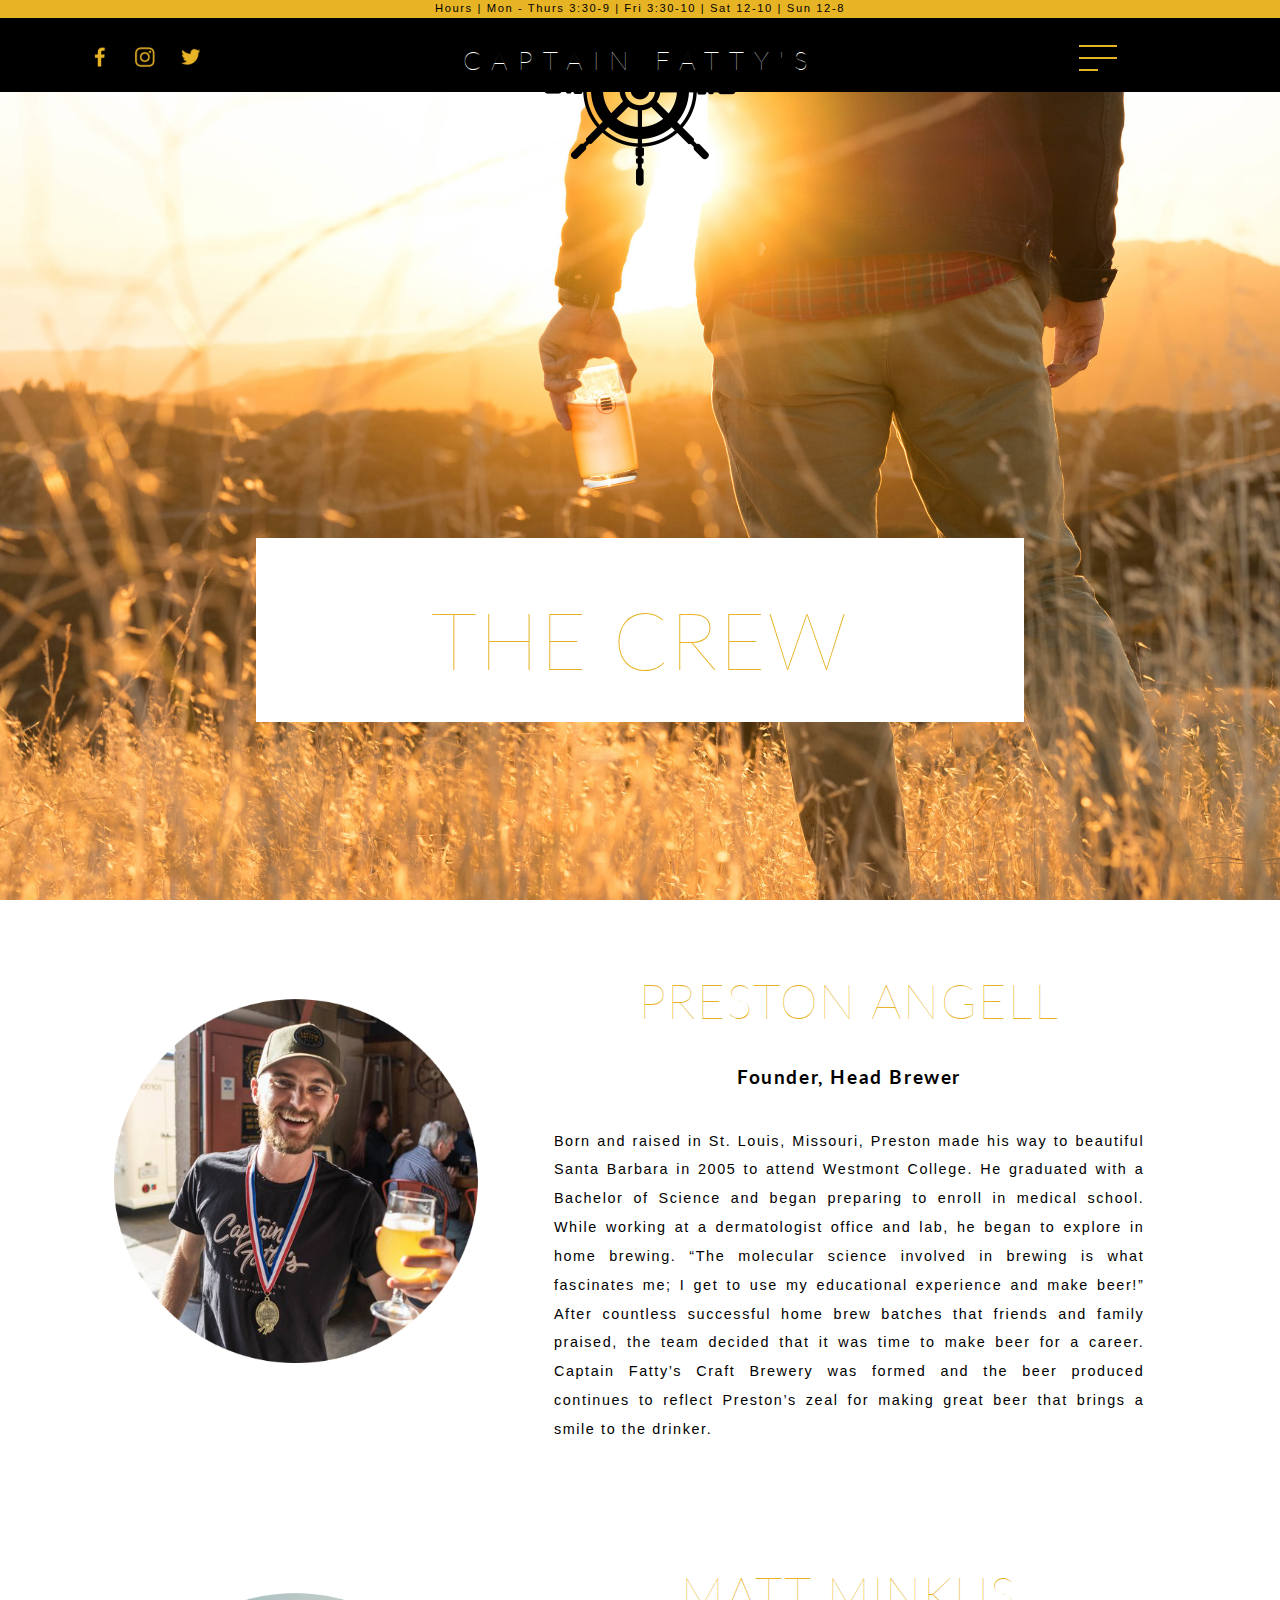
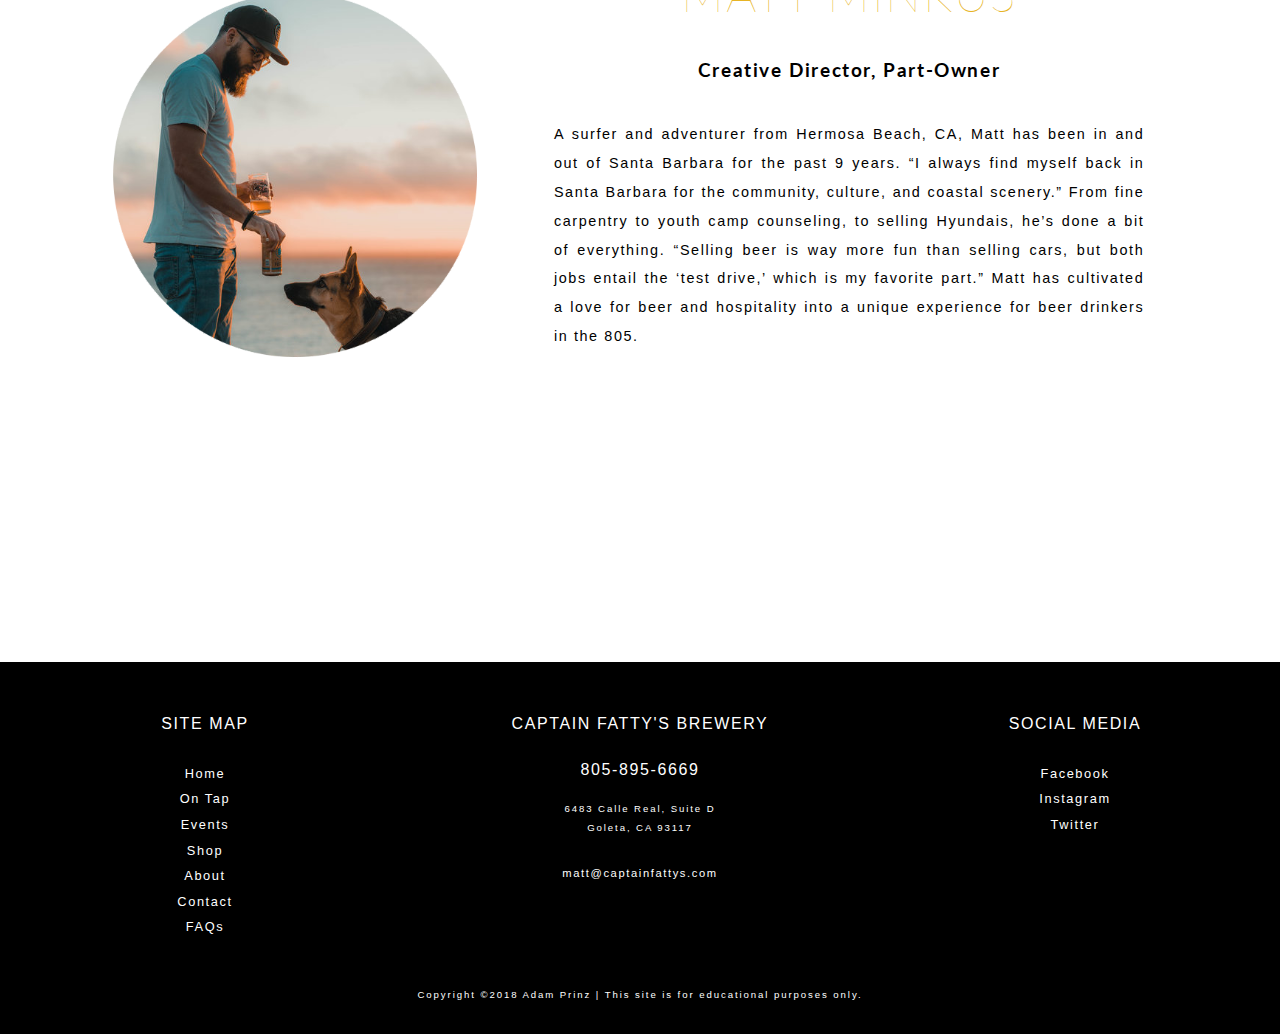
<file: about.html>
<!DOCTYPE html>
<html lang="en">
    <head>
        <title>Captain Fatty's Brewery | About</title>
        <meta charset="utf-8">
        <meta name="description" content="Meet the captain and crew of Captain Fatty’s. Preston Angell is the proud founder and head brewer aboard along with Matt Minkus, part owner and creative director. Come on over and meet the rest of family.">
        <meta name="keywords" content="Captain Fatty's, Brewery, Santa Barbara, Goleta, California, Craft Beer, About, Captain, Crew, Founder, Brewer, Preston Angell, co-founder, Matt Minkus">
        <meta name="viewport" content="width=device-width, initial-scale=1.0">
        <link rel="stylesheet" href="styles.css">
        <!--[if lt IE 9]> 
        <script src="http://html5shim.googlecode.com/svn/trunk/html5.js"></script> 
        <![endif]-->
    </head>
    <body>
        <div id="wrapper">
            <div id="hours">
                Hours | Mon - Thurs 3:30-9 | Fri 3:30-10 | Sat 12-10 | Sun 12-8
            </div>
            <header>
                <h1><a href="index.html#">Captain Fatty's</a></h1>
                <h2 class="accessibility">Craft Brewery</h2>
                <nav>
                    <h2 class="accessibility">Navigation</h2>
                    <div id="menu-btn">
                        <span class="hamburgerMenu"></span>
                        <span class="hamburgerMenu"></span>
                        <span class="hamburgerMenu"></span>
                    </div>
                    <ul>
                        <li><a href="index.html">Home</a></li>
                        <li><a href="ontap.html">On Tap</a></li>
                        <li><a href="events.html">Events</a></li>
                        <li><a href="shop.html">Shop</a></li>
                        <li><a href="about.html">About</a></li>
                        <li><a href="contact.html">Contact</a></li>
                        <li><a href="faqs.html">FAQs</a></li>
                        <li class="socialmedia mobileonly"><a href="https://www.facebook.com/captainfattysbeer/" target="_blank"><img class="icon" src="Assets/facebook.png" alt="Follow Captain Fatty's on Facebook"></a></li>
                        <li class="mobileonly"><a href="https://www.instagram.com/captainfattys/" target="_blank"><img class="icon" src="Assets/instagram.png" alt="Follow Captain Fatty's on Instagram"></a></li>
                        <li class="mobileonly"><a href="https://twitter.com/CaptainFattys" target="_blank"><img class="icon" src="Assets/twitter.png" alt="Follow Captain Fatty's on Twitter"></a></li>
                    </ul>
                </nav>
                <div id="socialmedia">
                    <a href="https://www.facebook.com/captainfattysbeer/" target="_blank"><img class="icon" src="Assets/facebook.png" alt="Follow Captain Fatty's on Facebook"></a>
                    <a href="https://www.instagram.com/captainfattys/" target="_blank"><img class="icon" src="Assets/instagram.png" alt="Follow Captain Fatty's on Instagram"></a>
                    <a href="https://twitter.com/CaptainFattys" target="_blank"><img class="icon" src="Assets/twitter.png" alt="Follow Captain Fatty's on Twitter"></a>
                </div>
                <script src="scripts.js"></script>
            </header>
            <img id="wheel" src="Assets/wheel.png" alt="The captain's wheel of a ship">
            <main>
                <section id="about">
                    <h2>The&nbsp;Crew</h2>
                </section>
                <section class="crew">
                    <img src="Assets/thecaptaincircle.png" alt="Preston Angell the founder of Captain Fatty's after winning his first Beer Open">
                    <div>
                        <h2>Preston Angell</h2>
                        <h3>Founder, Head Brewer</h3>
                        <p>Born and raised in St. Louis, Missouri, Preston made his way to beautiful Santa Barbara in 2005 to attend Westmont College.  He graduated with a Bachelor of Science and began preparing to enroll in medical school.  While working at a dermatologist office and lab, he began to explore in home brewing.  “The molecular science involved in brewing is what fascinates me; I get to use my educational experience and make beer!” After countless successful home brew batches that friends and family praised, the team decided that it was time to make beer for a career.  Captain Fatty’s Craft Brewery was formed and the beer produced continues to reflect Preston’s zeal for making great beer that brings a smile to the drinker.</p>
                    </div>
                </section>
                <section class="crew">
                    <img src="Assets/thecrewcircle.png" alt="Matt Minkus the co-founder of Captain Fatty's on the beach with his dog">
                    <div>
                        <h2>Matt Minkus</h2>
                        <h3>Creative Director, Part-Owner</h3>
                        <p>A surfer and adventurer from Hermosa Beach, CA, Matt has been in and out of Santa Barbara for the past 9 years.  “I always find myself back in Santa Barbara for the community, culture, and coastal scenery.”  From fine carpentry to youth camp counseling, to selling Hyundais, he’s done a bit of everything. “Selling beer is way more fun than selling cars, but both jobs entail the ‘test drive,’ which is my favorite part.”  Matt has cultivated a love for beer and hospitality into a unique experience for beer drinkers in the 805. </p>
                    </div>
                </section>
            </main>
            <footer>
                <div id="sitemap">
                    <h2>Site Map</h2>
                    <ul>
                        <li><a href="index.html">Home</a></li>
                        <li><a href="ontap.html">On Tap</a></li>
                        <li><a href="events.html">Events</a></li>
                        <li><a href="shop.html">Shop</a></li>
                        <li><a href="about.html">About</a></li>
                        <li><a href="contact.html">Contact</a></li>
                        <li><a href="faqs.html">FAQs</a></li>
                    </ul>
                </div>
                <div id="contact">
                    <h2>CAPTAIN FATTY'S Brewery</h2>
                    <a class="tel" href="tel:805-895-6669">805-895-6669</a>
                    <p>6483 Calle Real, Suite D</p>
                    <p>Goleta, CA 93117</p>
                    <a class="mail" href="mailto:matt@captainfattys.com">matt@captainfattys.com</a>
                </div>
                <div id="socialmedia2">
                    <h2>Social Media</h2>
                    <ul>
                        <li><a href="https://www.facebook.com/captainfattysbeer/" target="_blank">Facebook</a></li>
                        <li><a href="https://www.instagram.com/captainfattys/" target="_blank">Instagram</a></li>
                        <li><a href="https://twitter.com/CaptainFattys" target="_blank">Twitter</a></li>
                    </ul>
                </div>
                <p id="copyright">Copyright &copy;2018 Adam Prinz | This site is for educational purposes only.</p>
            </footer>
        </div>
    </body>
</html>
</file>
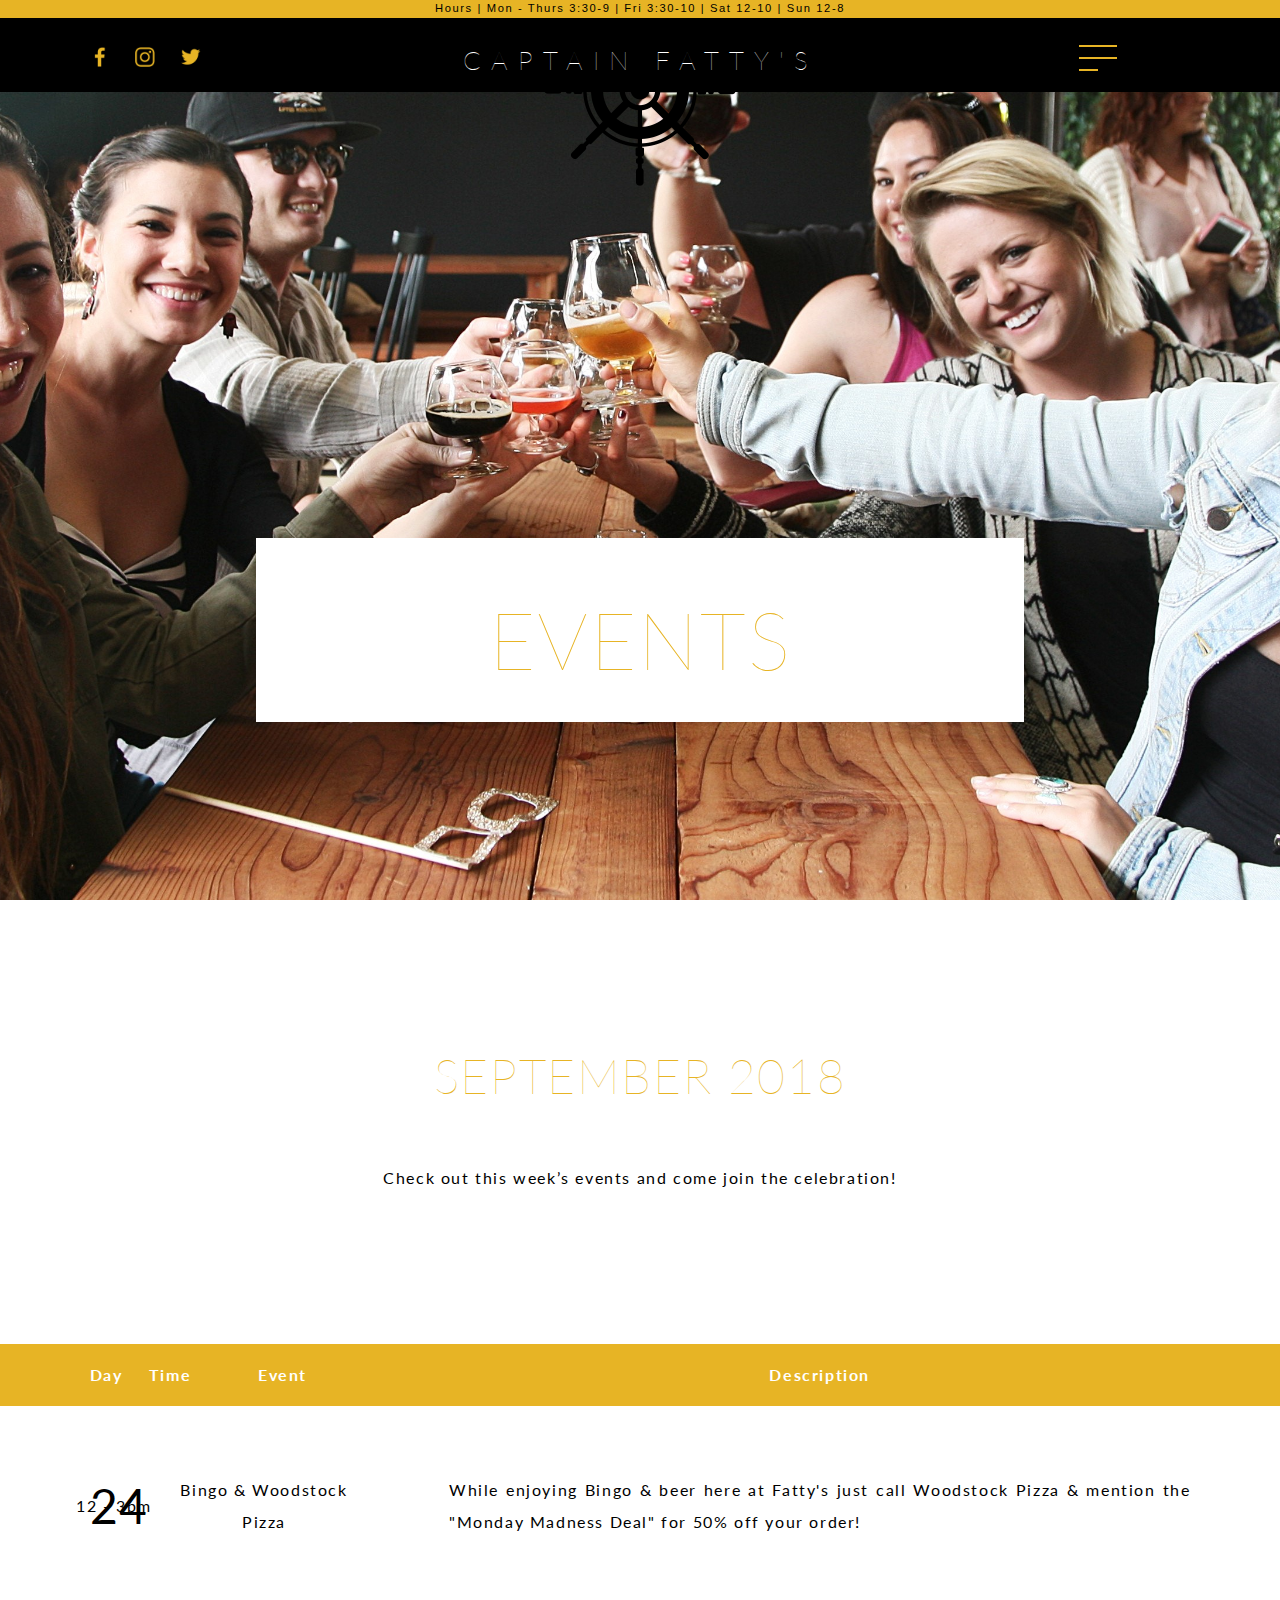
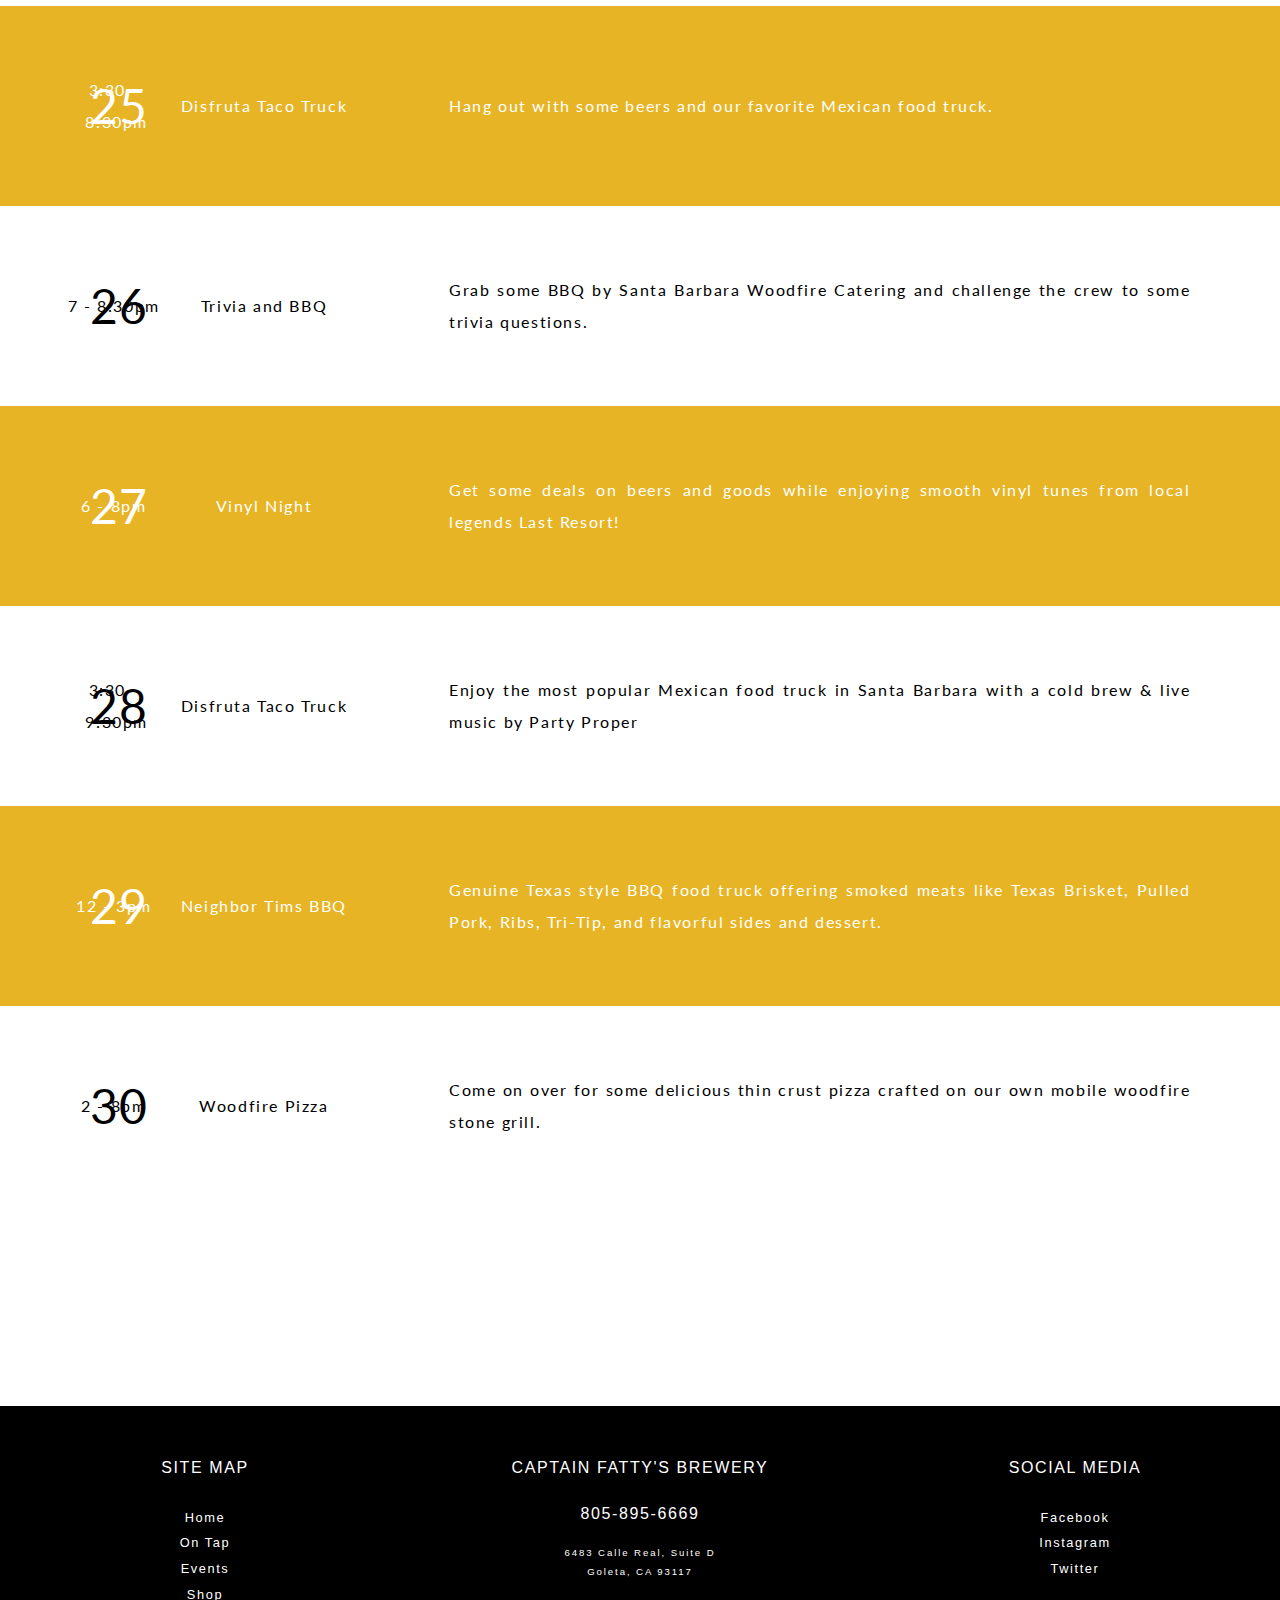
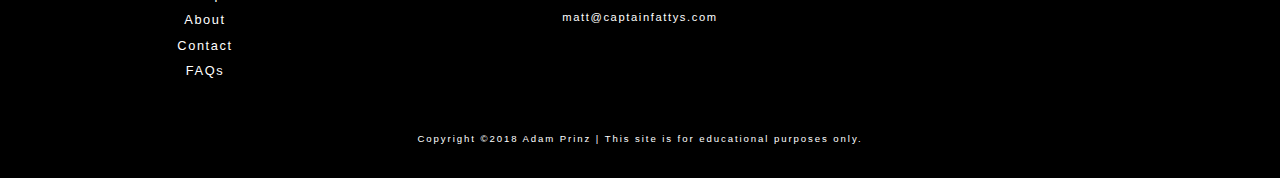
<file: events.html>
<!DOCTYPE html>
<html lang="en">
    <head>
        <title>Captain Fatty's Brewery | Events</title>
        <meta charset="utf-8">
        <meta name="description" content="Check out Captain Fatty’s events to prepare for food trucks, live music, trivia night, and more! We update our schedule every Sunday.">
        <meta name="keywords" content="Captain Fatty's, Brewery, Santa Barbara, Goleta, California, Craft Beer, Events, Food, Food Truck, Live Music, Bingo, Trivia, Woodfired, Pizza, Discount">
        <meta name="viewport" content="width=device-width, initial-scale=1.0">
        <link rel="stylesheet" href="styles.css">
        <!--[if lt IE 9]> 
        <script src="http://html5shim.googlecode.com/svn/trunk/html5.js"></script> 
        <![endif]-->
    </head>
    <body>
        <div id="wrapper">
            <div id="hours">
                Hours | Mon - Thurs 3:30-9 | Fri 3:30-10 | Sat 12-10 | Sun 12-8
            </div>
            <header>
                <h1><a href="index.html#">Captain Fatty's</a></h1>
                <h2 class="accessibility">Craft Brewery</h2>
                <nav>
                    <h2 class="accessibility">Navigation</h2>
                    <div id="menu-btn">
                        <span class="hamburgerMenu"></span>
                        <span class="hamburgerMenu"></span>
                        <span class="hamburgerMenu"></span>
                    </div>
                    <ul>
                        <li><a href="index.html">Home</a></li>
                        <li><a href="ontap.html">On Tap</a></li>
                        <li><a href="events.html">Events</a></li>
                        <li><a href="shop.html">Shop</a></li>
                        <li><a href="about.html">About</a></li>
                        <li><a href="contact.html">Contact</a></li>
                        <li><a href="faqs.html">FAQs</a></li>
                        <li class="socialmedia mobileonly"><a href="https://www.facebook.com/captainfattysbeer/" target="_blank"><img class="icon" src="Assets/facebook.png" alt="Follow Captain Fatty's on Facebook"></a></li>
                        <li class="mobileonly"><a href="https://www.instagram.com/captainfattys/" target="_blank"><img class="icon" src="Assets/instagram.png" alt="Follow Captain Fatty's on Instagram"></a></li>
                        <li class="mobileonly"><a href="https://twitter.com/CaptainFattys" target="_blank"><img class="icon" src="Assets/twitter.png" alt="Follow Captain Fatty's on Twitter"></a></li>
                    </ul>
                </nav>
                <div id="socialmedia">
                    <a href="https://www.facebook.com/captainfattysbeer/" target="_blank"><img class="icon" src="Assets/facebook.png" alt="Follow Captain Fatty's on Facebook"></a>
                    <a href="https://www.instagram.com/captainfattys/" target="_blank"><img class="icon" src="Assets/instagram.png" alt="Follow Captain Fatty's on Instagram"></a>
                    <a href="https://twitter.com/CaptainFattys" target="_blank"><img class="icon" src="Assets/twitter.png" alt="Follow Captain Fatty's on Twitter"></a>
                </div>
                <script src="scripts.js"></script>
            </header>
            <img id="wheel" src="Assets/wheel.png" alt="The captain's wheel of a ship">
            <main>
                <section id="events">
                    <h2>Events</h2>
                </section>
                <section id="calendar">
                    <h2>September 2018</h2>
                    <p>Check out this week’s events and come join the celebration!</p>
                    <table>
                        <thead>
                            <tr>
                                <th id="Day">Day</th>
                                <th id="Time">Time</th>
                                <th id="Event">Event</th>
                                <th id="Description">Description</th>
                            </tr>
                        </thead>
                        <tbody>
                            <tr>
                                <td headers="Day" class="day">24</td>
                                <td headers="Time">12&nbsp;-&nbsp;3pm</td>
                                <td headers="Event">Bingo & Woodstock Pizza </td>
                                <td headers="Description" class="description">While enjoying Bingo & beer here at Fatty's just call Woodstock Pizza & mention the "Monday Madness Deal" for 50% off your order!</td>
                            </tr>
                            <tr>
                                <td headers="Day" class="day">25</td>
                                <td headers="Time">3:30&nbsp;-&nbsp;8:30pm</td>
                                <td headers="Event">Disfruta Taco Truck</td>
                                <td headers="Description" class="description">Hang out with some beers and our favorite Mexican food truck.</td>
                            </tr>
                            <tr>
                                <td headers="Day" class="day">26</td>
                                <td headers="Time">7&nbsp;-&nbsp;8:30pm</td>
                                <td headers="Event">Trivia and BBQ</td>
                                <td headers="Description" class="description">Grab some BBQ by Santa Barbara Woodfire Catering and challenge the crew to some trivia questions.</td>
                            </tr>
                            <tr>
                                <td headers="Day" class="day">27</td>
                                <td headers="Time">6&nbsp;-&nbsp;8pm</td>
                                <td headers="Event">Vinyl Night</td>
                                <td headers="Description" class="description">Get some deals on beers and goods while enjoying smooth vinyl tunes from local legends Last Resort!</td>
                            </tr>
                            <tr>
                                <td headers="Day" class="day">28</td>
                                <td headers="Time">3:30&nbsp;-&nbsp;9:30pm</td>
                                <td headers="Event">Disfruta Taco Truck</td>
                                <td headers="Description" class="description">Enjoy the most popular Mexican food truck in Santa Barbara with a cold brew & live music by Party Proper</td>
                            </tr>
                            <tr>
                                <td headers="Day" class="day">29</td>
                                <td headers="Time">12&nbsp;-&nbsp;3pm</td>
                                <td headers="Event">Neighbor Tims BBQ</td>
                                <td headers="Description" class="description">Genuine Texas style BBQ food truck offering smoked meats like Texas Brisket, Pulled Pork, Ribs, Tri-Tip, and flavorful sides and dessert.</td>
                            </tr>
                            <tr>
                                <td headers="Day" class="day">30</td>
                                <td headers="Time">2&nbsp;-&nbsp;8pm</td>
                                <td headers="Event">Woodfire Pizza</td>
                                <td headers="Description" class="description">Come on over for some delicious thin crust pizza crafted on our own mobile woodfire stone grill.</td>
                            </tr>
                        </tbody>
                    </table>
                </section>
            </main>
            <footer>
                <div id="sitemap">
                    <h2>Site Map</h2>
                    <ul>
                        <li><a href="index.html">Home</a></li>
                        <li><a href="ontap.html">On Tap</a></li>
                        <li><a href="events.html">Events</a></li>
                        <li><a href="shop.html">Shop</a></li>
                        <li><a href="about.html">About</a></li>
                        <li><a href="contact.html">Contact</a></li>
                        <li><a href="faqs.html">FAQs</a></li>
                    </ul>
                </div>
                <div id="contact">
                    <h2>CAPTAIN FATTY'S Brewery</h2>
                    <a class="tel" href="tel:805-895-6669">805-895-6669</a>
                    <p>6483 Calle Real, Suite D</p>
                    <p>Goleta, CA 93117</p>
                    <a class="mail" href="mailto:matt@captainfattys.com">matt@captainfattys.com</a>
                </div>
                <div id="socialmedia2">
                    <h2>Social Media</h2>
                    <ul>
                        <li><a href="https://www.facebook.com/captainfattysbeer/" target="_blank">Facebook</a></li>
                        <li><a href="https://www.instagram.com/captainfattys/" target="_blank">Instagram</a></li>
                        <li><a href="https://twitter.com/CaptainFattys" target="_blank">Twitter</a></li>
                    </ul>
                </div>
                <p id="copyright">Copyright &copy;2018 Adam Prinz | This site is for educational purposes only.</p>
            </footer>
        </div>
    </body>
</html>
</file>
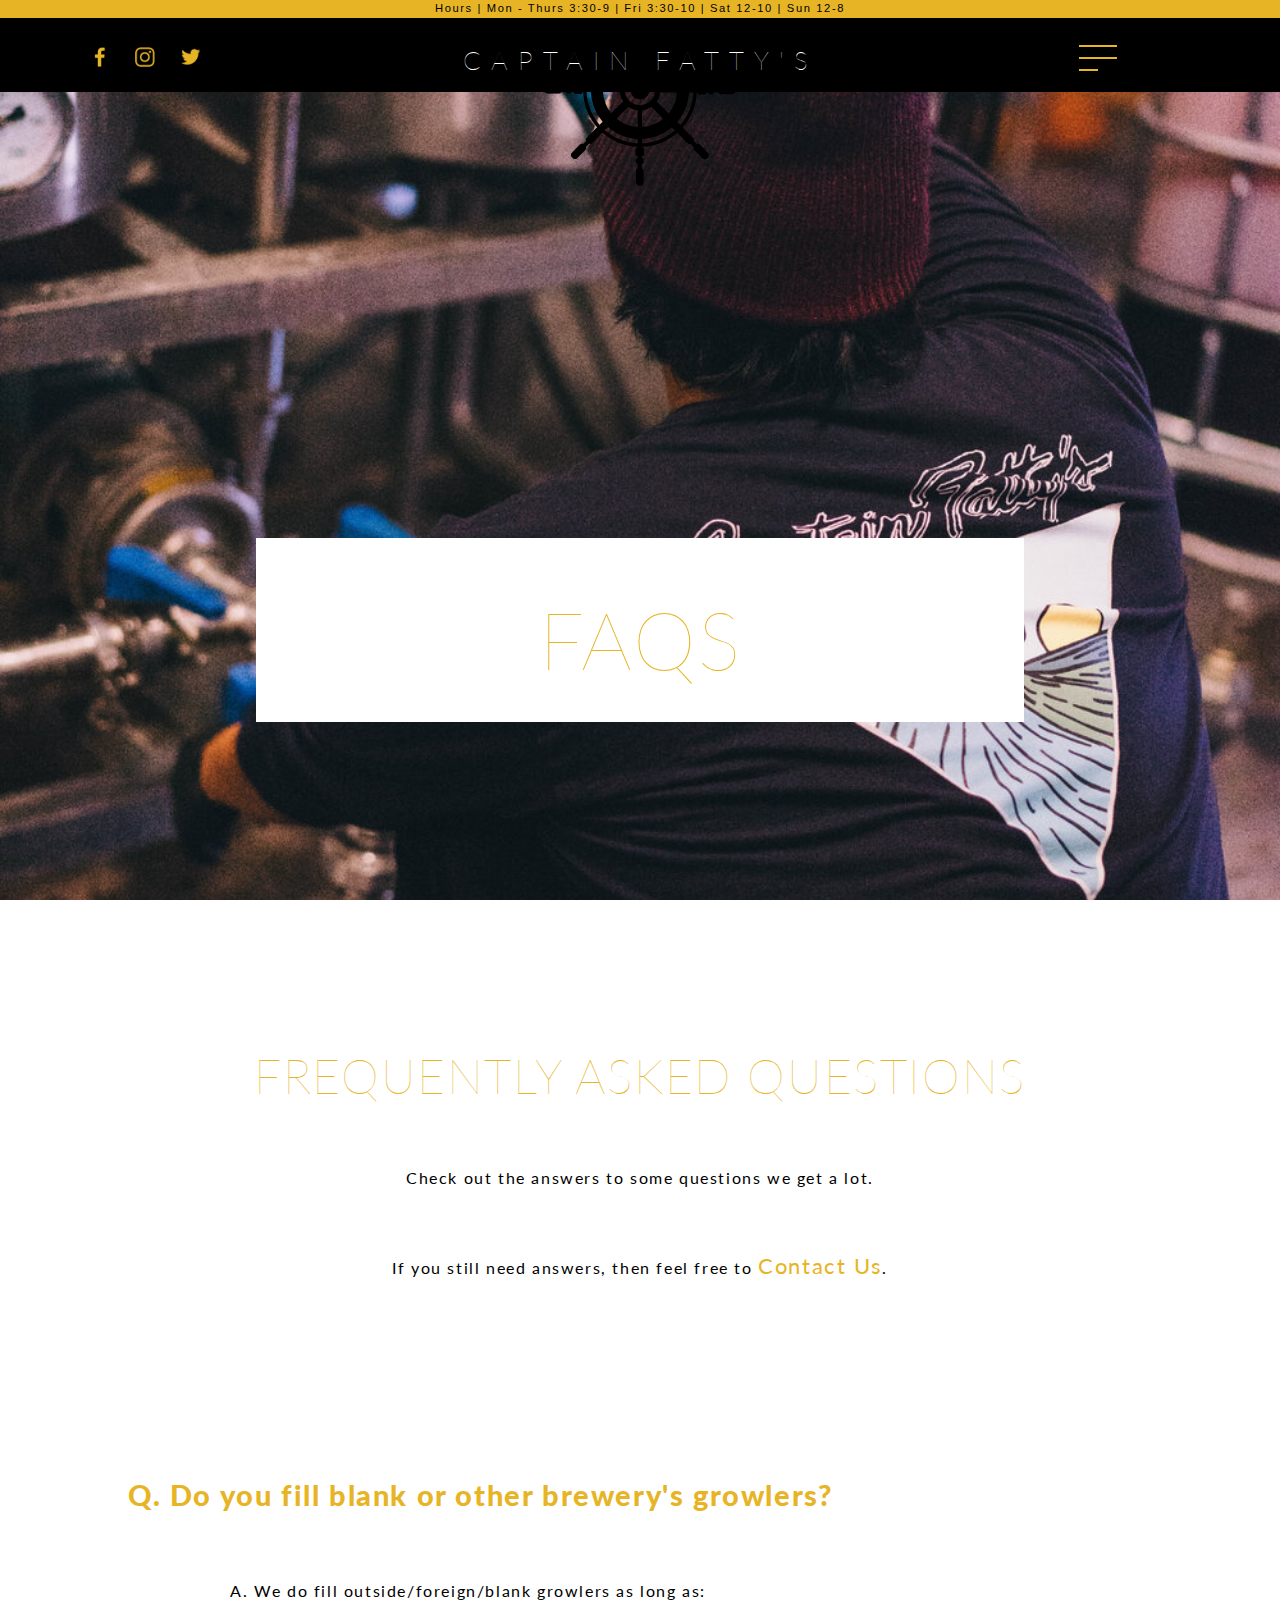
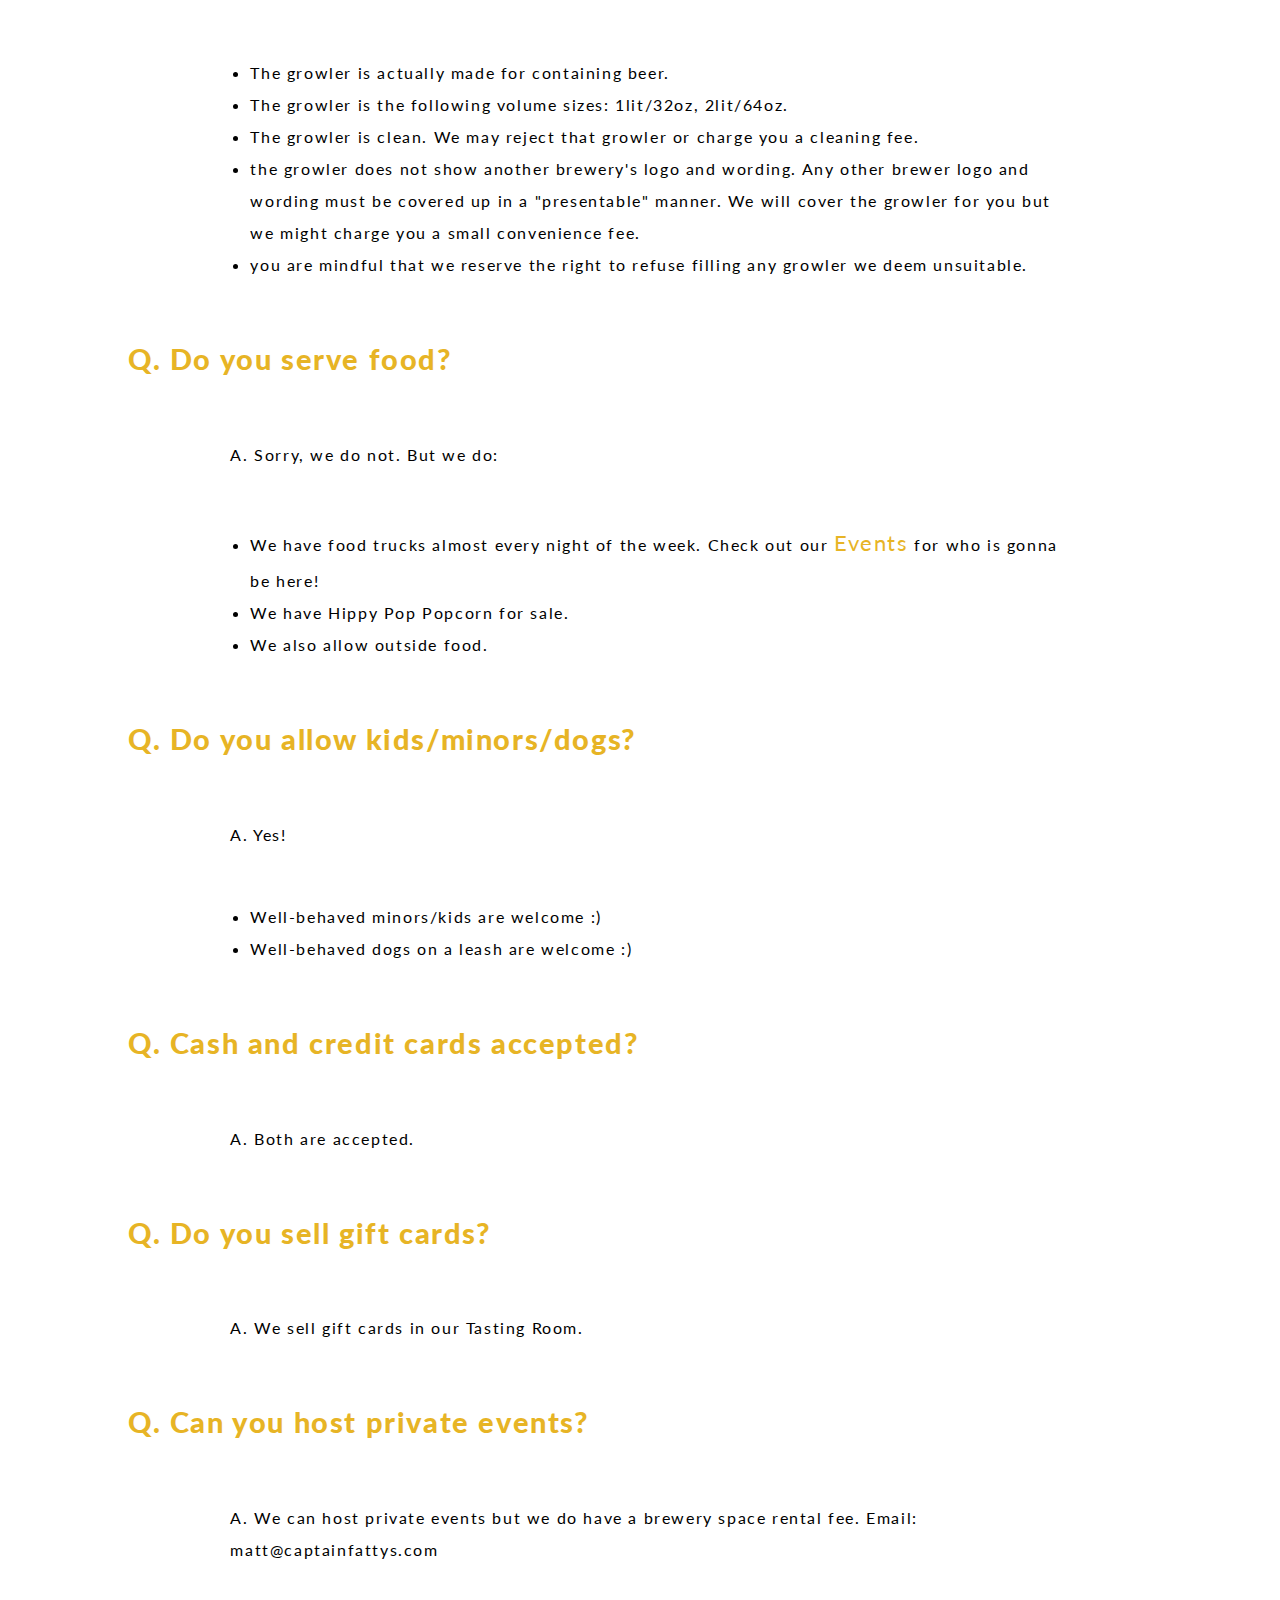
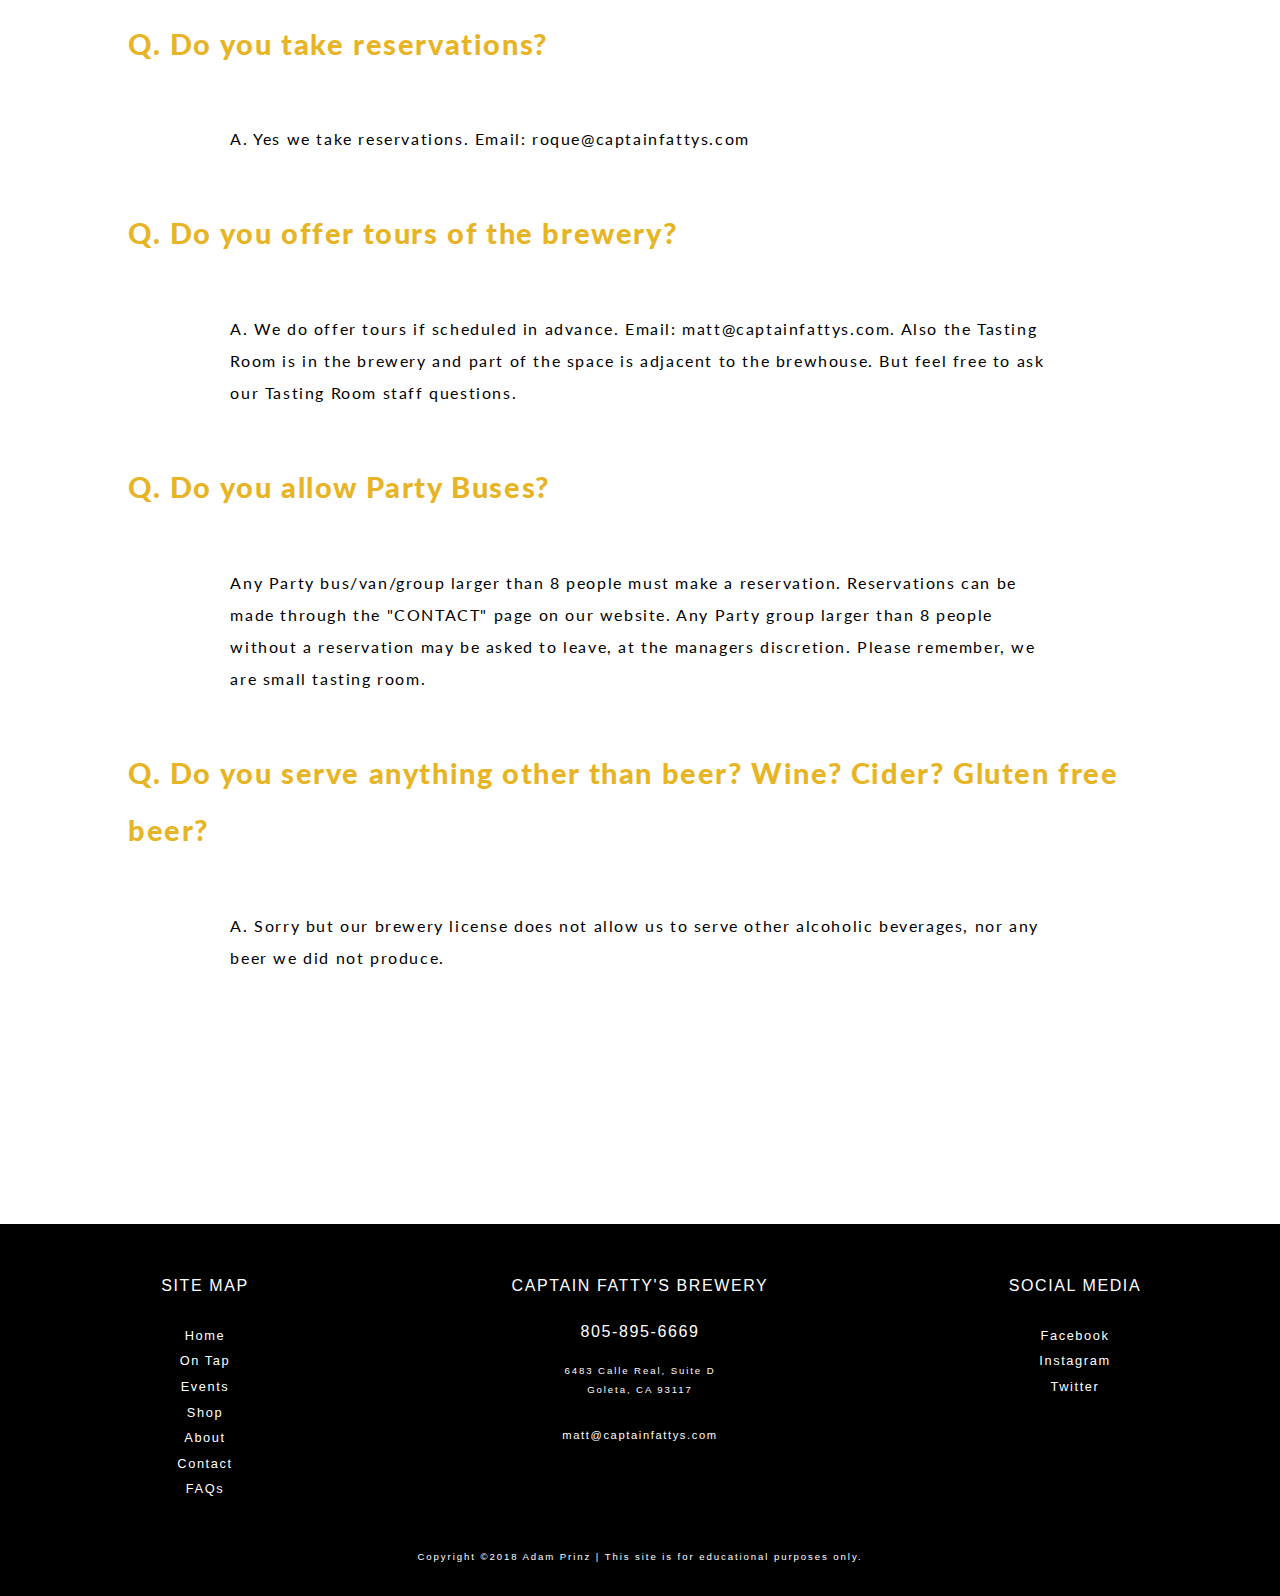
<file: faqs.html>
<!DOCTYPE html>
<html lang="en">
    <head>
        <title>Captain Fatty's Brewery | Frequently Asked Questions</title>
        <meta charset="utf-8">
        <meta name="description" content="Read the answers to questions that we get asked a lot like if kids and dogs are allowed, if you can reserve the place for your event, or if we sell growlers? The answer is usually - Yes.">
        <meta name="keywords" content="Captain Fatty's, Brewery, Santa Barbara, Goleta, California, Craft Beer, Frequently Asked Questions, FAQs, Questions, Answers, Growler, Children, Kids, Family, Dogs, Growlers, Special Events, Reservations">
        <meta name="viewport" content="width=device-width, initial-scale=1.0">
        <link rel="stylesheet" href="styles.css">
        <!--[if lt IE 9]> 
        <script src="http://html5shim.googlecode.com/svn/trunk/html5.js"></script> 
        <![endif]-->
    </head>
    <body>
        <div id="wrapper">
            <div id="hours">
                Hours | Mon - Thurs 3:30-9 | Fri 3:30-10 | Sat 12-10 | Sun 12-8
            </div>
            <header>
                <h1><a href="index.html#">Captain Fatty's</a></h1>
                <h2 class="accessibility">Craft Brewery</h2>
                <nav>
                    <h2 class="accessibility">Navigation</h2>
                    <div id="menu-btn">
                        <span class="hamburgerMenu"></span>
                        <span class="hamburgerMenu"></span>
                        <span class="hamburgerMenu"></span>
                    </div>
                    <ul>
                        <li><a href="index.html">Home</a></li>
                        <li><a href="ontap.html">On Tap</a></li>
                        <li><a href="events.html">Events</a></li>
                        <li><a href="shop.html">Shop</a></li>
                        <li><a href="about.html">About</a></li>
                        <li><a href="contact.html">Contact</a></li>
                        <li><a href="faqs.html">FAQs</a></li>
                        <li class="socialmedia mobileonly"><a href="https://www.facebook.com/captainfattysbeer/" target="_blank"><img class="icon" src="Assets/facebook.png" alt="Follow Captain Fatty's on Facebook"></a></li>
                        <li class="mobileonly"><a href="https://www.instagram.com/captainfattys/" target="_blank"><img class="icon" src="Assets/instagram.png" alt="Follow Captain Fatty's on Instagram"></a></li>
                        <li class="mobileonly"><a href="https://twitter.com/CaptainFattys" target="_blank"><img class="icon" src="Assets/twitter.png" alt="Follow Captain Fatty's on Twitter"></a></li>
                    </ul>
                </nav>
                <div id="socialmedia">
                    <a href="https://www.facebook.com/captainfattysbeer/" target="_blank"><img class="icon" src="Assets/facebook.png" alt="Follow Captain Fatty's on Facebook"></a>
                    <a href="https://www.instagram.com/captainfattys/" target="_blank"><img class="icon" src="Assets/instagram.png" alt="Follow Captain Fatty's on Instagram"></a>
                    <a href="https://twitter.com/CaptainFattys" target="_blank"><img class="icon" src="Assets/twitter.png" alt="Follow Captain Fatty's on Twitter"></a>
                </div>
                <script src="scripts.js"></script>
            </header>
            <img id="wheel" src="Assets/wheel.png" alt="The captain's wheel of a ship">
            <main>
                <section id="faqs">
                    <h2>FAQs</h2>
                </section>
                <section id="faqsheading">
                    <h2>Frequently Asked Questions</h2>
                    <p>Check out the answers to some questions we get a lot.</p>
                    <p>If you still need answers, then feel free to <a class="title" href="contact.html">Contact Us</a>.</p>
                </section>
                <section id="faqslist">
                    <h3>Q. Do you fill blank or other brewery's growlers?</h3>
                    <p>A. We do fill outside/foreign/blank growlers as long as:</p>
                    <ul>
                        <li>The growler is actually made for containing beer.</li>
                        <li>The growler is the following volume sizes: 1lit/32oz, 2lit/64oz.</li>
                        <li>The growler is clean. We may reject that growler or charge you a cleaning fee.</li>
                        <li>the growler does not show another brewery's logo and wording. Any other brewer logo and wording must be covered up in a "presentable" manner. We will cover the growler for you but we might charge you a small convenience fee.</li>
                        <li>you are mindful that we reserve the right to refuse filling any growler we deem unsuitable.</li>
                    </ul>
                    <h3>Q. Do you serve food?</h3>
                    <p>A. Sorry, we do not. But we do:</p>
                    <ul>
                        <li>We have food trucks almost every night of the week. Check out our <a class="title" href="events.html">Events</a> for who is gonna be here!</li>
                        <li>We have Hippy Pop Popcorn for sale.</li>
                        <li>We also allow outside food.</li>
                    </ul>
                    <h3>Q. Do you allow kids/minors/dogs?</h3>
                    <p>A. Yes!</p>
                    <ul>
                        <li>Well-behaved minors/kids are welcome :)</li>
                        <li>Well-behaved dogs on a leash are welcome :) </li>
                    </ul>
                    <h3>Q. Cash and credit cards accepted?</h3>
                    <p>A. Both are accepted.</p>
                    <h3>Q. Do you sell gift cards?</h3>
                    <p>A. We sell gift cards in our Tasting Room.</p>
                    <h3>Q. Can you host private events?</h3>
                    <p>A. We can host private events but we do have a brewery space rental fee. Email: matt@captainfattys.com</p>
                    <h3>Q. Do you take reservations?</h3>
                    <p>A. Yes we take reservations. Email: roque@captainfattys.com</p>
                    <h3>Q. Do you offer tours of the brewery?</h3>
                    <p>A. We do offer tours if scheduled in advance. Email: matt@captainfattys.com. Also the Tasting Room is in the brewery and part of the space is adjacent to the brewhouse. But feel free to ask our Tasting Room staff questions.</p>
                    <h3>Q. Do you allow Party Buses?</h3>
                    <p>Any Party bus/van/group larger than 8 people must make a reservation. Reservations can be made through the "CONTACT" page on our website. Any Party group larger than 8 people without a reservation may be asked to leave, at the managers discretion.  Please remember, we are small tasting room.</p>
                    <h3>Q. Do you serve anything other than beer? Wine? Cider? Gluten free beer?</h3>
                    <p>A. Sorry but our brewery license does not allow us to serve other alcoholic beverages, nor any beer we did not produce.</p>
                </section>
            </main>
            <footer>
                <div id="sitemap">
                    <h2>Site Map</h2>
                    <ul>
                        <li><a href="index.html">Home</a></li>
                        <li><a href="ontap.html">On Tap</a></li>
                        <li><a href="events.html">Events</a></li>
                        <li><a href="shop.html">Shop</a></li>
                        <li><a href="about.html">About</a></li>
                        <li><a href="contact.html">Contact</a></li>
                        <li><a href="faqs.html">FAQs</a></li>
                    </ul>
                </div>
                <div id="contact">
                    <h2>CAPTAIN FATTY'S Brewery</h2>
                    <a class="tel" href="tel:805-895-6669">805-895-6669</a>
                    <p>6483 Calle Real, Suite D</p>
                    <p>Goleta, CA 93117</p>
                    <a class="mail" href="mailto:matt@captainfattys.com">matt@captainfattys.com</a>
                </div>
                <div id="socialmedia2">
                    <h2>Social Media</h2>
                    <ul>
                        <li><a href="https://www.facebook.com/captainfattysbeer/" target="_blank">Facebook</a></li>
                        <li><a href="https://www.instagram.com/captainfattys/" target="_blank">Instagram</a></li>
                        <li><a href="https://twitter.com/CaptainFattys" target="_blank">Twitter</a></li>
                    </ul>
                </div>
                <p id="copyright">Copyright &copy;2018 Adam Prinz | This site is for educational purposes only.</p>
            </footer>
        </div>
    </body>
</html>
</file>
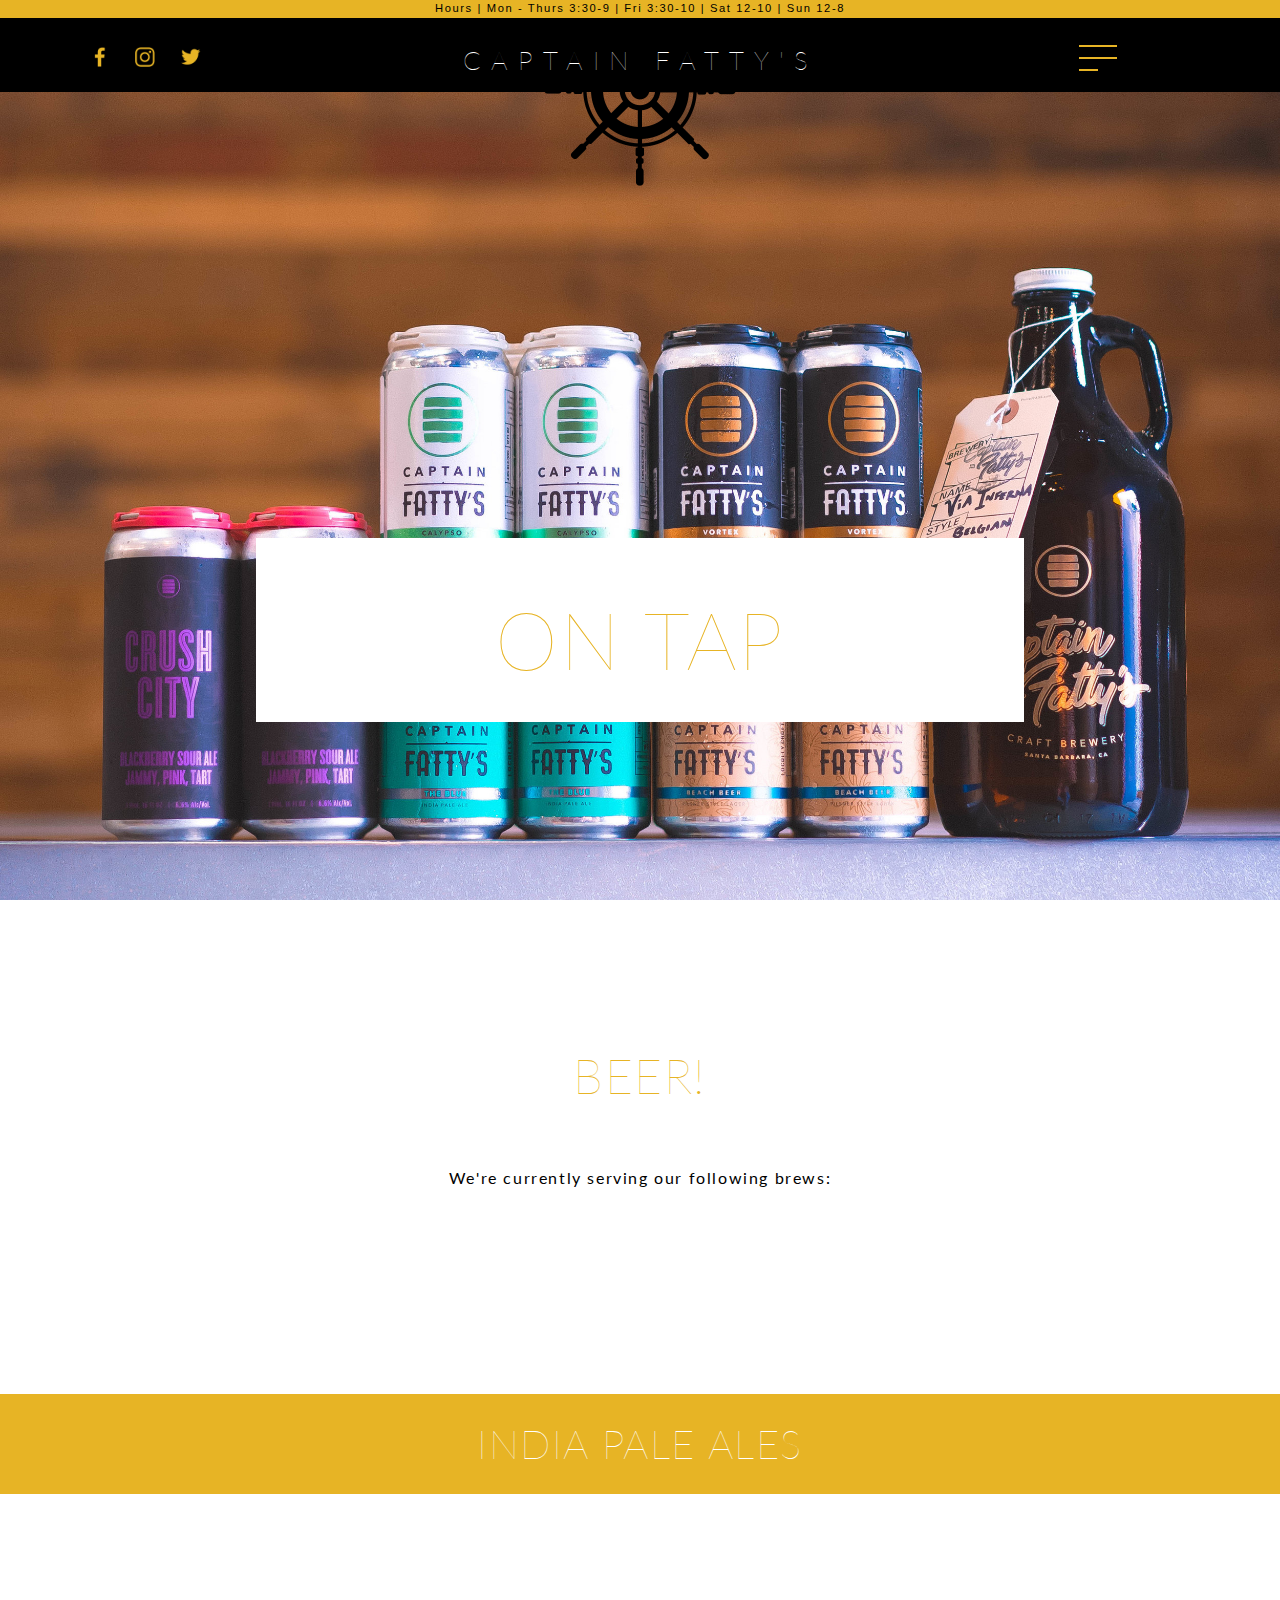
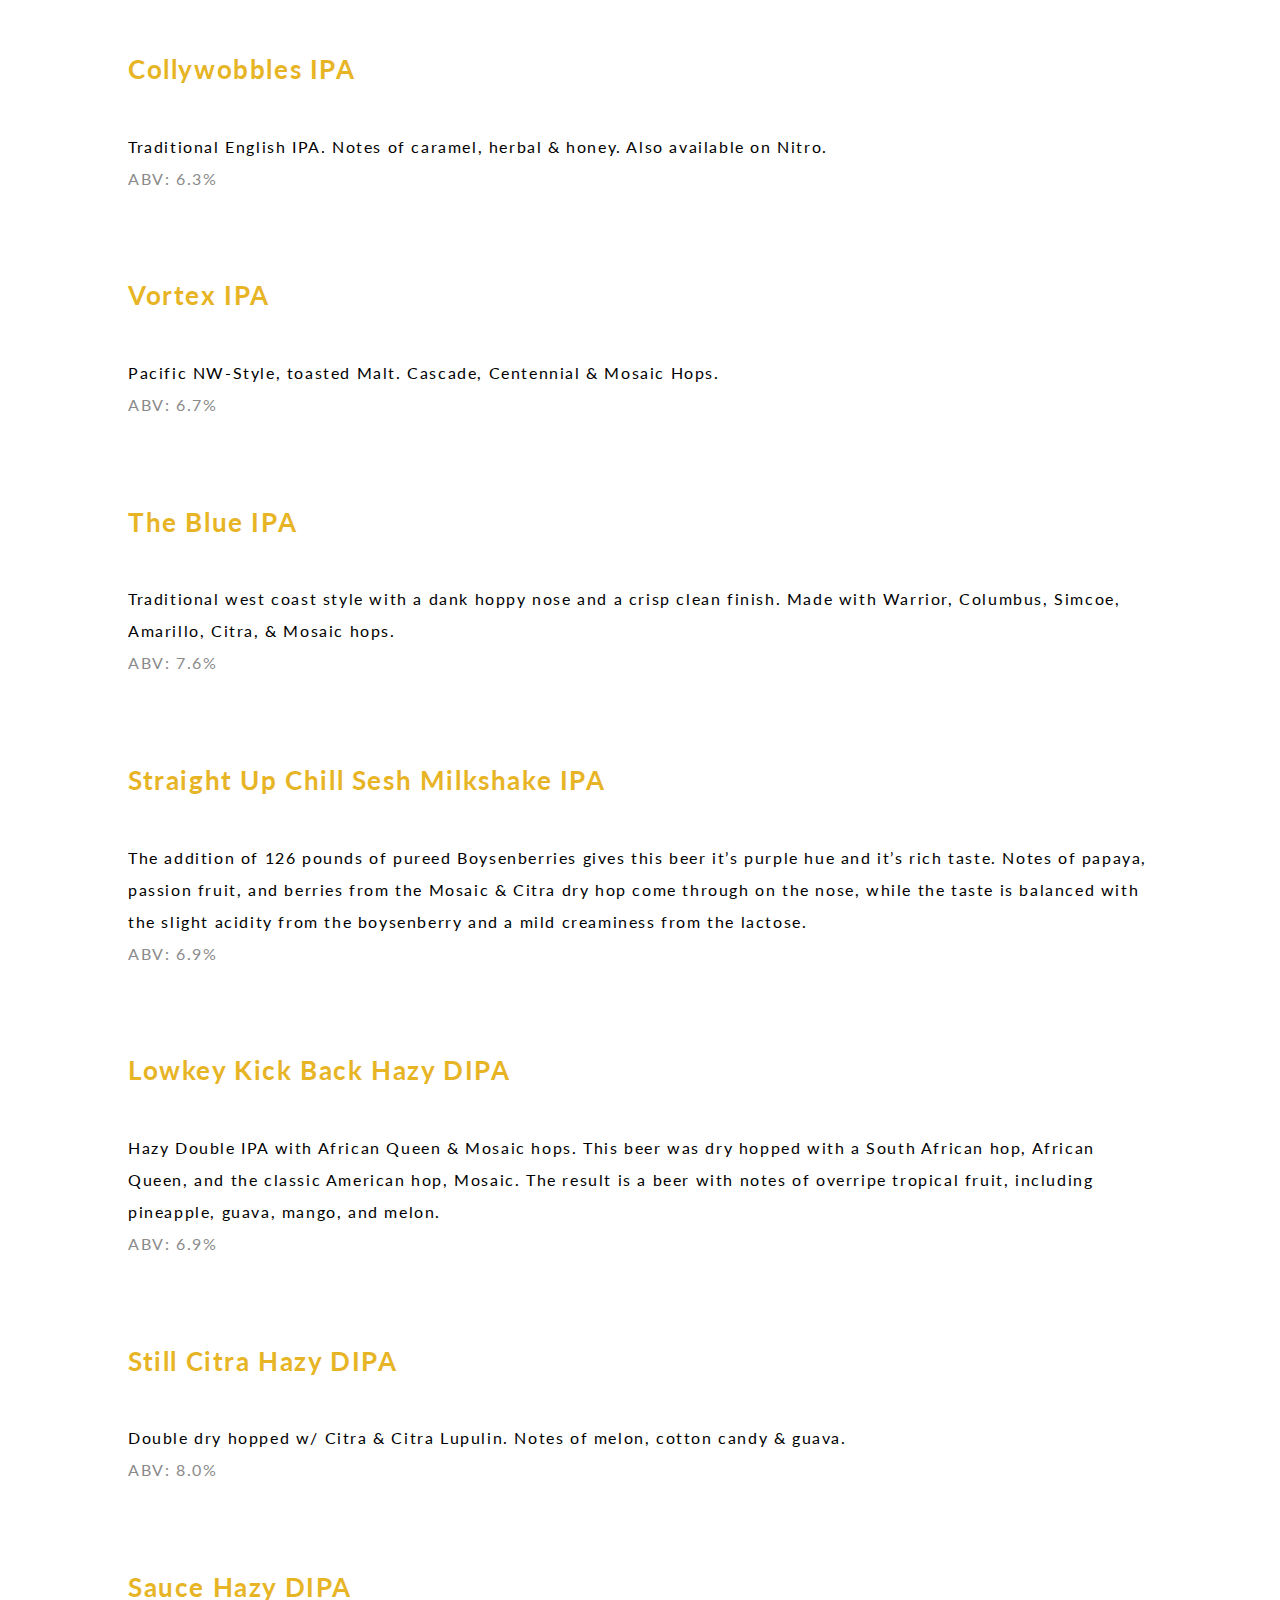
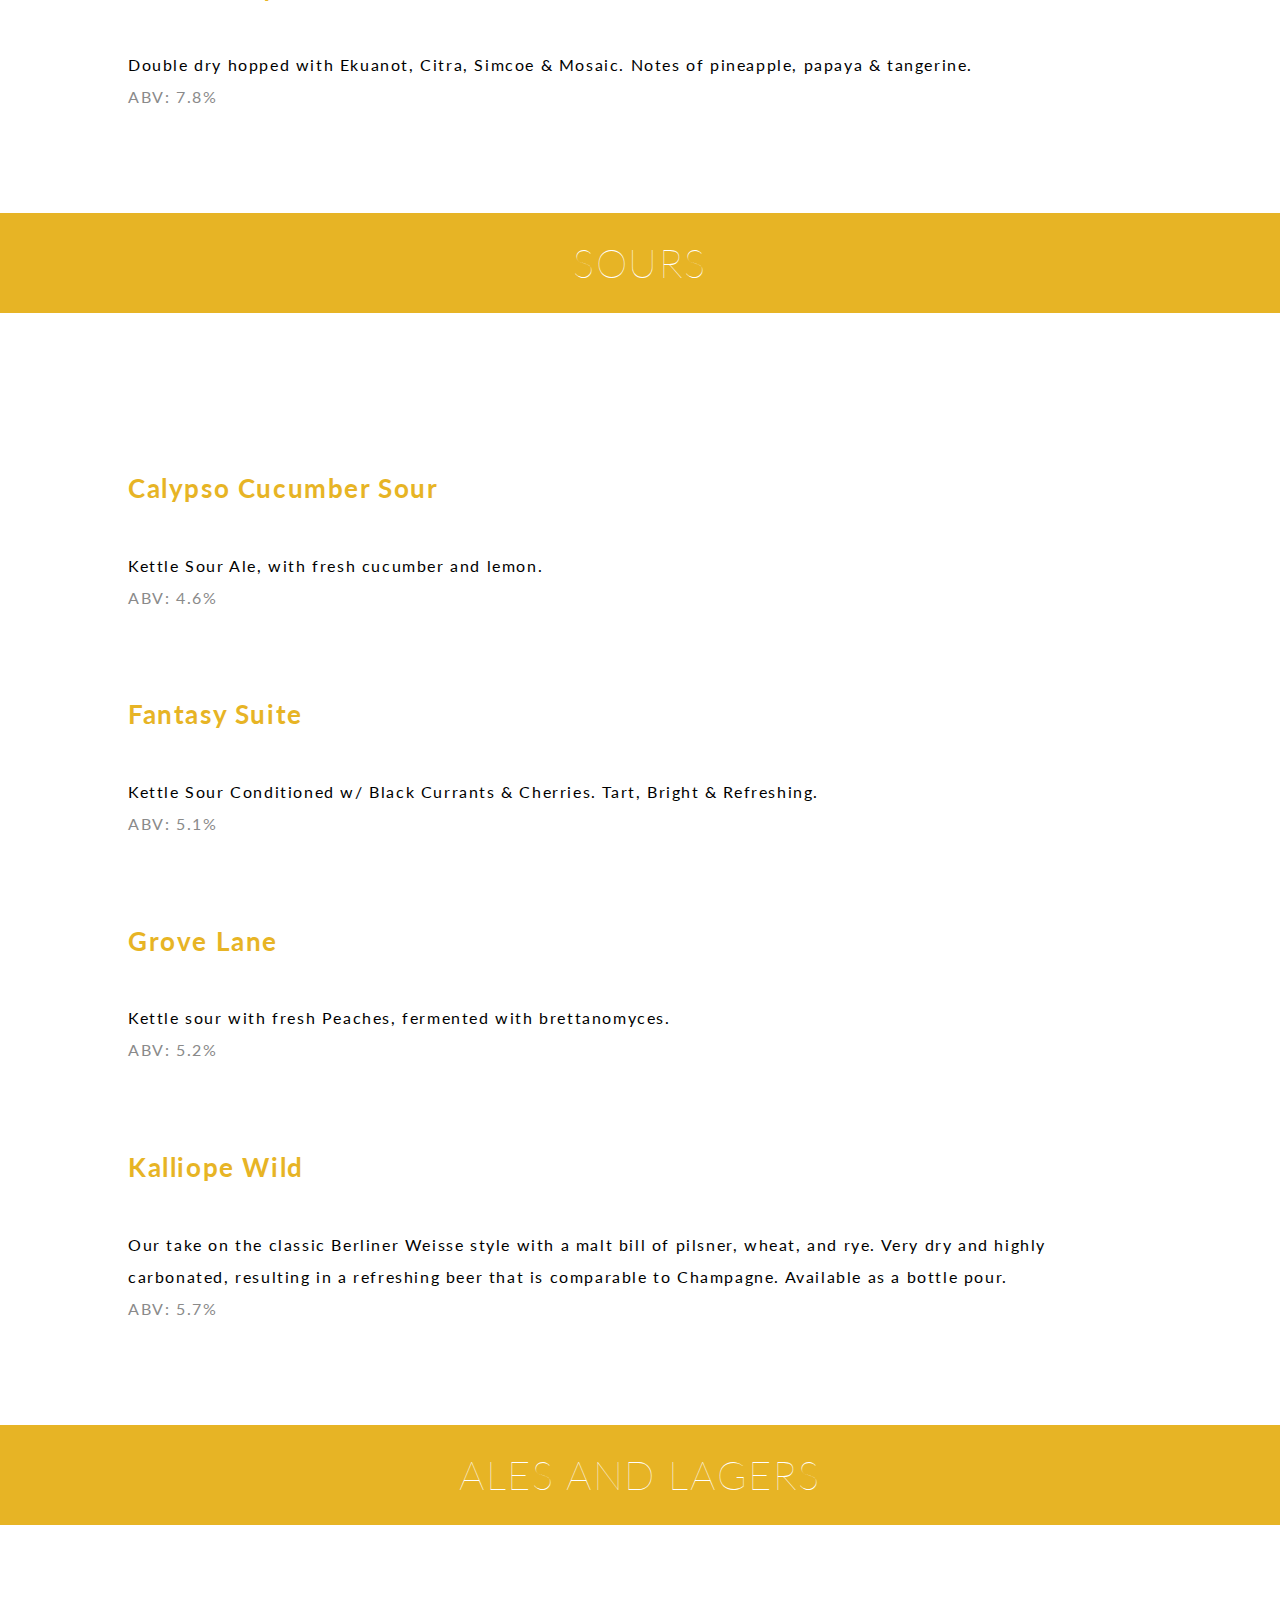
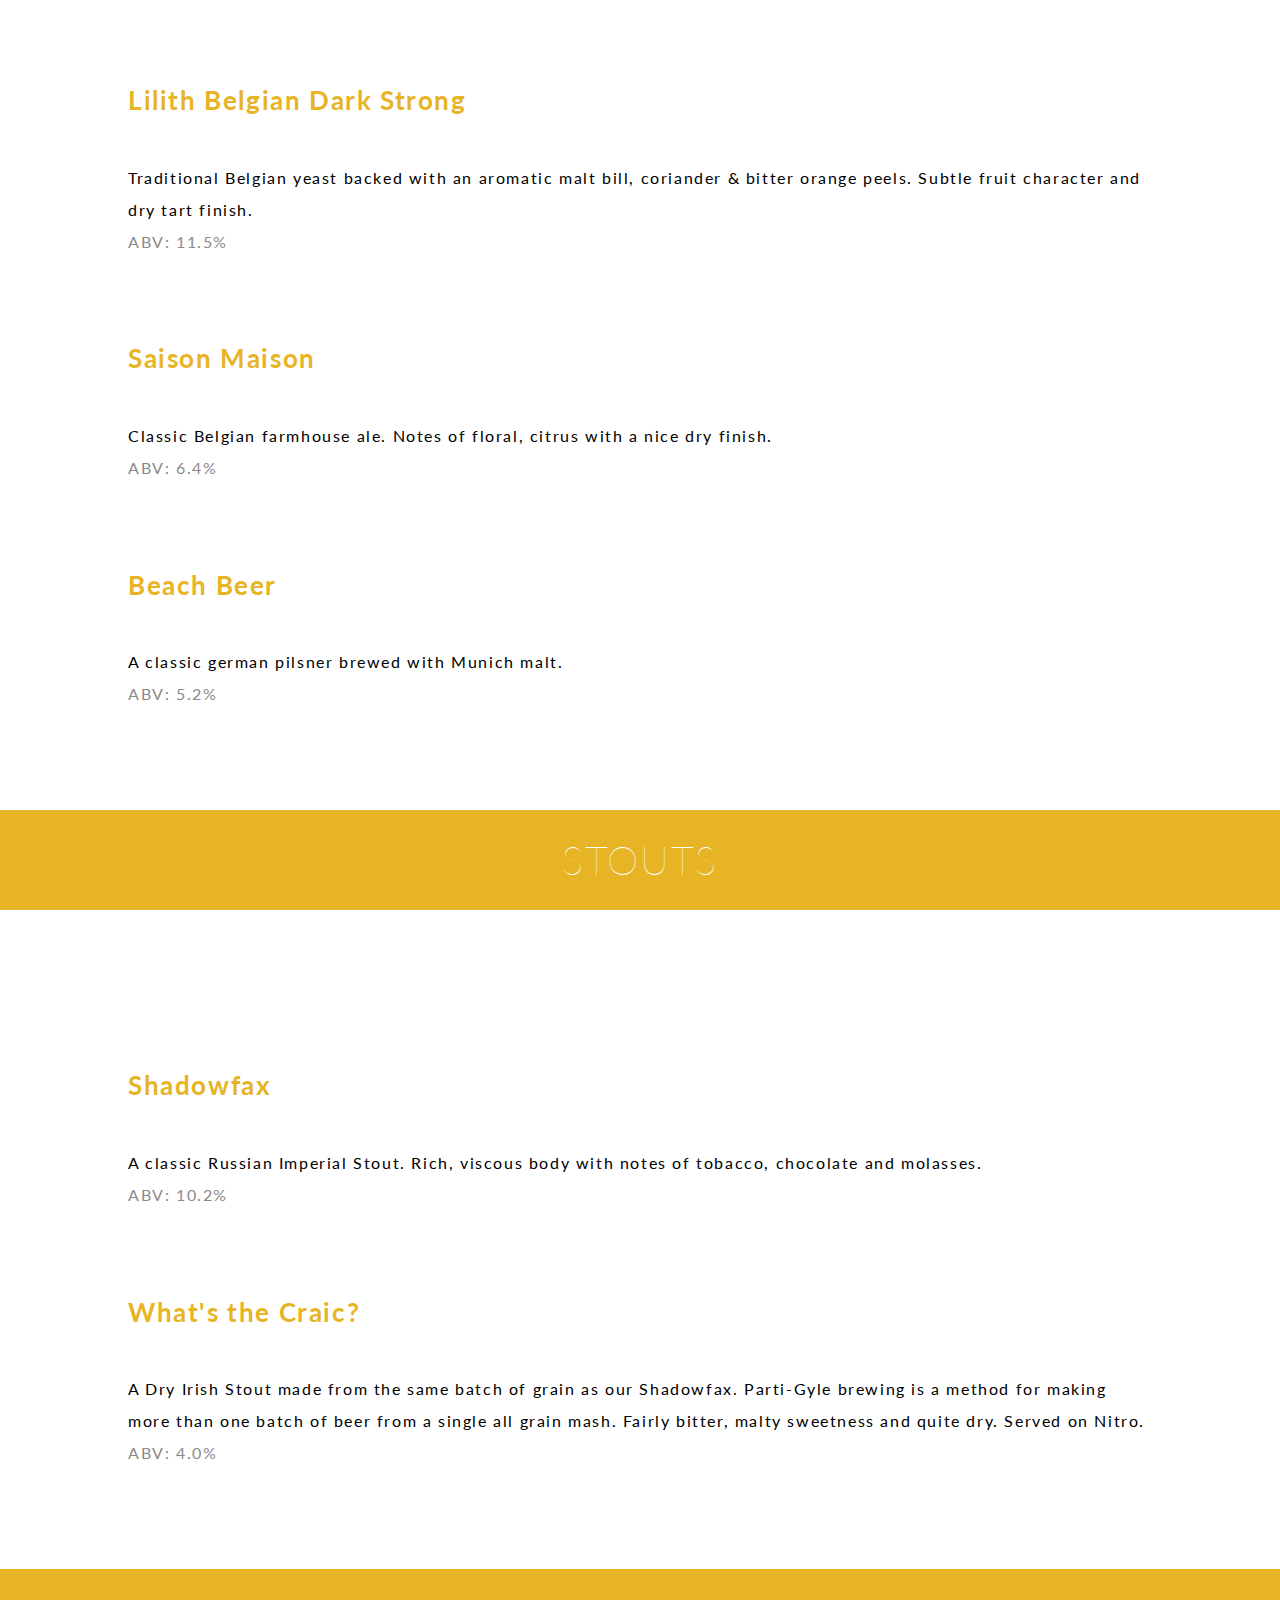
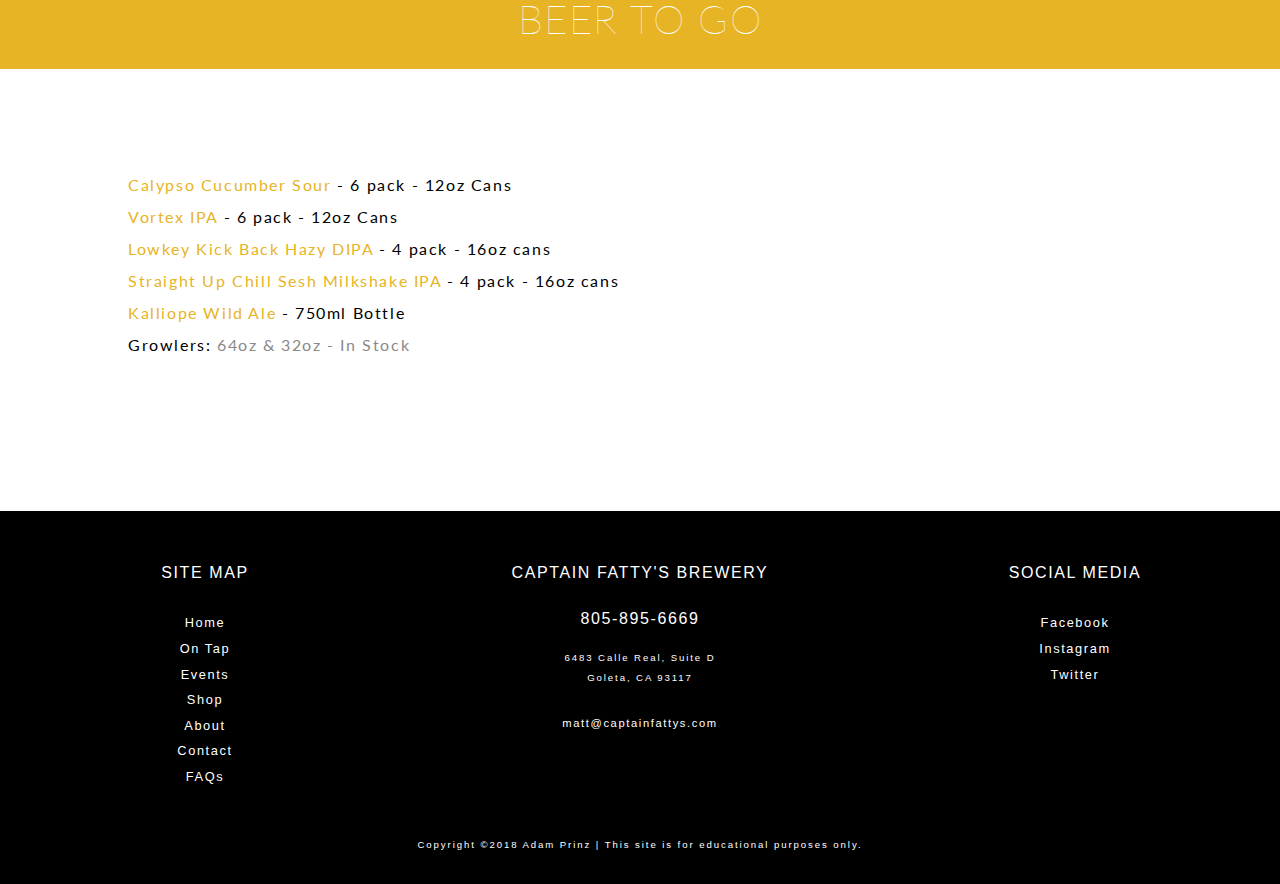
<file: ontap.html>
<!DOCTYPE html>
<html lang="en">
    <head>
        <title>Captain Fatty's Brewery | On Tap</title>
        <meta charset="utf-8">
        <meta name="description" content="Yar! Take a look at what Captain Fatty’s is currently serving on tap. We have over 17 craft brews that include Indian Pale Ales, Sours, Ales and Lagers, and Stouts with a brew served on Nitro. We’ll also put any of our beers into a growler for you. Welcome aboard ye scallywag!">
        <meta name="keywords" content="Captain Fatty's, Brewery, Santa Barbara, Goleta, California, Craft Beer, On Tap, Tap, Draft, Draught, Beer, Growler, Selection, IPA, Indian Pale Ale, Sour, Stout, Ale, Lager, Hops, Wheat, Barley, ABV, Alcohol, Serving, Menu">
        <meta name="viewport" content="width=device-width, initial-scale=1.0">
        <link rel="stylesheet" href="styles.css">
        <!--[if lt IE 9]> 
        <script src="http://html5shim.googlecode.com/svn/trunk/html5.js"></script> 
        <![endif]-->
    </head>
    <body>
        <div id="wrapper">
            <div id="hours">
                Hours | Mon - Thurs 3:30-9 | Fri 3:30-10 | Sat 12-10 | Sun 12-8
            </div>
            <header>
                <h1><a href="index.html#">Captain Fatty's</a></h1>
                <h2 class="accessibility">Craft Brewery</h2>
                <nav>
                    <h2 class="accessibility">Navigation</h2>
                    <div id="menu-btn">
                        <span class="hamburgerMenu"></span>
                        <span class="hamburgerMenu"></span>
                        <span class="hamburgerMenu"></span>
                    </div>
                    <ul>
                        <li><a href="index.html">Home</a></li>
                        <li><a href="ontap.html">On Tap</a></li>
                        <li><a href="events.html">Events</a></li>
                        <li><a href="shop.html">Shop</a></li>
                        <li><a href="about.html">About</a></li>
                        <li><a href="contact.html">Contact</a></li>
                        <li><a href="faqs.html">FAQs</a></li>
                        <li class="socialmedia mobileonly"><a href="https://www.facebook.com/captainfattysbeer/" target="_blank"><img class="icon" src="Assets/facebook.png" alt="Follow Captain Fatty's on Facebook"></a></li>
                        <li class="mobileonly"><a href="https://www.instagram.com/captainfattys/" target="_blank"><img class="icon" src="Assets/instagram.png" alt="Follow Captain Fatty's on Instagram"></a></li>
                        <li class="mobileonly"><a href="https://twitter.com/CaptainFattys" target="_blank"><img class="icon" src="Assets/twitter.png" alt="Follow Captain Fatty's on Twitter"></a></li>
                    </ul>
                </nav>
                <div id="socialmedia">
                    <a href="https://www.facebook.com/captainfattysbeer/" target="_blank"><img class="icon" src="Assets/facebook.png" alt="Follow Captain Fatty's on Facebook"></a>
                    <a href="https://www.instagram.com/captainfattys/" target="_blank"><img class="icon" src="Assets/instagram.png" alt="Follow Captain Fatty's on Instagram"></a>
                    <a href="https://twitter.com/CaptainFattys" target="_blank"><img class="icon" src="Assets/twitter.png" alt="Follow Captain Fatty's on Twitter"></a>
                </div>
                <script src="scripts.js"></script>
            </header>
            <img id="wheel" src="Assets/wheel.png" alt="The captain's wheel of a ship">
            <main>
                <section id="ontap">
                    <h2>On Tap</h2>
                </section>
                <section id="beer">
                    <h2>Beer!</h2>
                    <p>We're currently serving our following brews:</p>
                </section>
                <section class="beerstyle">
                    <h2>India Pale Ales</h2>
                    <div>
                        <h3>Collywobbles IPA</h3>
                        <p>Traditional English IPA. Notes of caramel, herbal & honey. Also available on Nitro.</p>
                        <p class="abv">ABV: 6.3&#37;</p>
                    </div>
                    <div>
                        <h3>Vortex IPA</h3>
                        <p>Pacific NW-Style, toasted Malt. Cascade, Centennial & Mosaic Hops.</p>
                        <p class="abv">ABV: 6.7&#37;</p>
                    </div>
                    <div>
                        <h3>The Blue IPA</h3>
                        <p>Traditional west coast style with a dank hoppy nose and a crisp clean finish. Made with Warrior, Columbus, Simcoe, Amarillo, Citra, & Mosaic hops.</p>
                        <p class="abv">ABV: 7.6&#37;</p>
                    </div>
                    <div>
                        <h3>Straight Up Chill Sesh Milkshake IPA</h3>
                        <p>The addition of 126 pounds of pureed Boysenberries gives this beer it’s purple hue and it’s rich taste. Notes of papaya, passion fruit, and berries from the Mosaic & Citra dry hop come through on the nose, while the taste is balanced with the slight acidity from the boysenberry and a mild creaminess from the lactose.</p>
                        <p class="abv">ABV: 6.9&#37;</p>
                    </div>
                    <div>
                        <h3>Lowkey Kick Back Hazy DIPA</h3>
                        <p>Hazy Double IPA with African Queen & Mosaic hops. This beer was dry hopped with a South African hop, African Queen, and the classic American hop, Mosaic. The result is a beer with notes of overripe tropical fruit, including pineapple, guava, mango, and melon.</p>
                        <p class="abv">ABV: 6.9&#37;</p>
                    </div>
                    <div>
                        <h3>Still Citra Hazy DIPA</h3>
                        <p>Double dry hopped w/ Citra & Citra Lupulin. Notes of melon, cotton candy & guava.</p>
                        <p class="abv">ABV: 8.0&#37;</p>
                    </div>
                    <div>
                        <h3>Sauce Hazy DIPA</h3>
                        <p>Double dry hopped with Ekuanot, Citra, Simcoe & Mosaic. Notes of pineapple, papaya & tangerine.</p>
                        <p class="abv">ABV: 7.8&#37;</p>
                    </div>
                </section>
                <section class="beerstyle">
                    <h2>Sours</h2>
                    <div>
                        <h3>Calypso Cucumber Sour</h3>
                        <p>Kettle Sour Ale, with fresh cucumber and lemon.</p>
                        <p class="abv">ABV: 4.6&#37;</p>
                    </div>
                    <div>
                        <h3>Fantasy Suite</h3>
                        <p>Kettle Sour Conditioned w/ Black Currants & Cherries. Tart, Bright & Refreshing.</p>
                        <p class="abv">ABV: 5.1&#37;</p>
                    </div>
                    <div>
                        <h3>Grove Lane</h3>
                        <p>Kettle sour with fresh Peaches, fermented with brettanomyces.</p>
                        <p class="abv">ABV: 5.2&#37;</p>
                    </div>
                    <div>
                        <h3>Kalliope Wild</h3>
                        <p>Our take on the classic Berliner Weisse style with a malt bill of pilsner, wheat, and rye. Very dry and highly carbonated, resulting in a refreshing beer that is comparable to Champagne. Available as a bottle pour.</p>
                        <p class="abv">ABV: 5.7&#37;</p>
                    </div>
                </section>
                <section class="beerstyle">
                    <h2>Ales and Lagers</h2>
                    <div>
                        <h3>Lilith Belgian Dark Strong</h3>
                        <p>Traditional Belgian yeast backed with an aromatic malt bill, coriander & bitter orange peels. Subtle fruit character and dry tart finish.</p>
                        <p class="abv">ABV: 11.5&#37;</p>
                    </div>
                    <div>
                        <h3>Saison Maison</h3>
                        <p>Classic Belgian farmhouse ale. Notes of floral, citrus with a nice dry finish.</p>
                        <p class="abv">ABV: 6.4&#37;</p>
                    </div>
                    <div>
                        <h3>Beach Beer</h3>
                        <p>A classic german pilsner brewed with Munich malt.</p>
                        <p class="abv">ABV: 5.2&#37;</p>
                    </div>
                </section>
                <section class="beerstyle">
                    <h2>Stouts</h2>
                    <div>
                        <h3>Shadowfax</h3>
                        <p>A classic Russian Imperial Stout. Rich, viscous body with notes of tobacco, chocolate and molasses.</p>
                        <p class="abv">ABV: 10.2&#37;</p>
                    </div>
                    <div>
                        <h3>What's the Craic?</h3>
                        <p>A Dry Irish Stout made from the same batch of grain as our Shadowfax. Parti-Gyle brewing is a method for making more than one batch of beer from a single all grain mash. Fairly bitter, malty sweetness and quite dry. Served on Nitro.</p>
                        <p class="abv">ABV: 4.0&#37;</p>
                    </div>
                </section>
                <section class="beerstyle">
                    <h2>Beer To Go</h2>
                    <div>
                        <p><span class="beername">Calypso Cucumber Sour</span> - 6 pack - 12oz Cans</p>
                        <p><span class="beername">Vortex IPA</span> - 6 pack - 12oz Cans</p>
                        <p><span class="beername">Lowkey Kick Back Hazy DIPA</span> - 4 pack - 16oz cans</p>
                        <p><span class="beername">Straight Up Chill Sesh Milkshake IPA</span> - 4 pack - 16oz cans</p>
                        <p><span class="beername">Kalliope Wild Ale</span> - 750ml Bottle</p>
                        <p>Growlers: <span class="abv">64oz & 32oz - In Stock</span></p>
                    </div>
                </section>
            </main>
            <footer>
                <div id="sitemap">
                    <h2>Site Map</h2>
                    <ul>
                        <li><a href="index.html">Home</a></li>
                        <li><a href="ontap.html">On Tap</a></li>
                        <li><a href="events.html">Events</a></li>
                        <li><a href="shop.html">Shop</a></li>
                        <li><a href="about.html">About</a></li>
                        <li><a href="contact.html">Contact</a></li>
                        <li><a href="faqs.html">FAQs</a></li>
                    </ul>
                </div>
                <div id="contact">
                    <h2>CAPTAIN FATTY'S Brewery</h2>
                    <a class="tel" href="tel:805-895-6669">805-895-6669</a>
                    <p>6483 Calle Real, Suite D</p>
                    <p>Goleta, CA 93117</p>
                    <a class="mail" href="mailto:matt@captainfattys.com">matt@captainfattys.com</a>
                </div>
                <div id="socialmedia2">
                    <h2>Social Media</h2>
                    <ul>
                        <li><a href="https://www.facebook.com/captainfattysbeer/" target="_blank">Facebook</a></li>
                        <li><a href="https://www.instagram.com/captainfattys/" target="_blank">Instagram</a></li>
                        <li><a href="https://twitter.com/CaptainFattys" target="_blank">Twitter</a></li>
                    </ul>
                </div>
                <p id="copyright">Copyright &copy;2018 Adam Prinz | This site is for educational purposes only.</p>
            </footer>
        </div>
    </body>
</html>
</file>
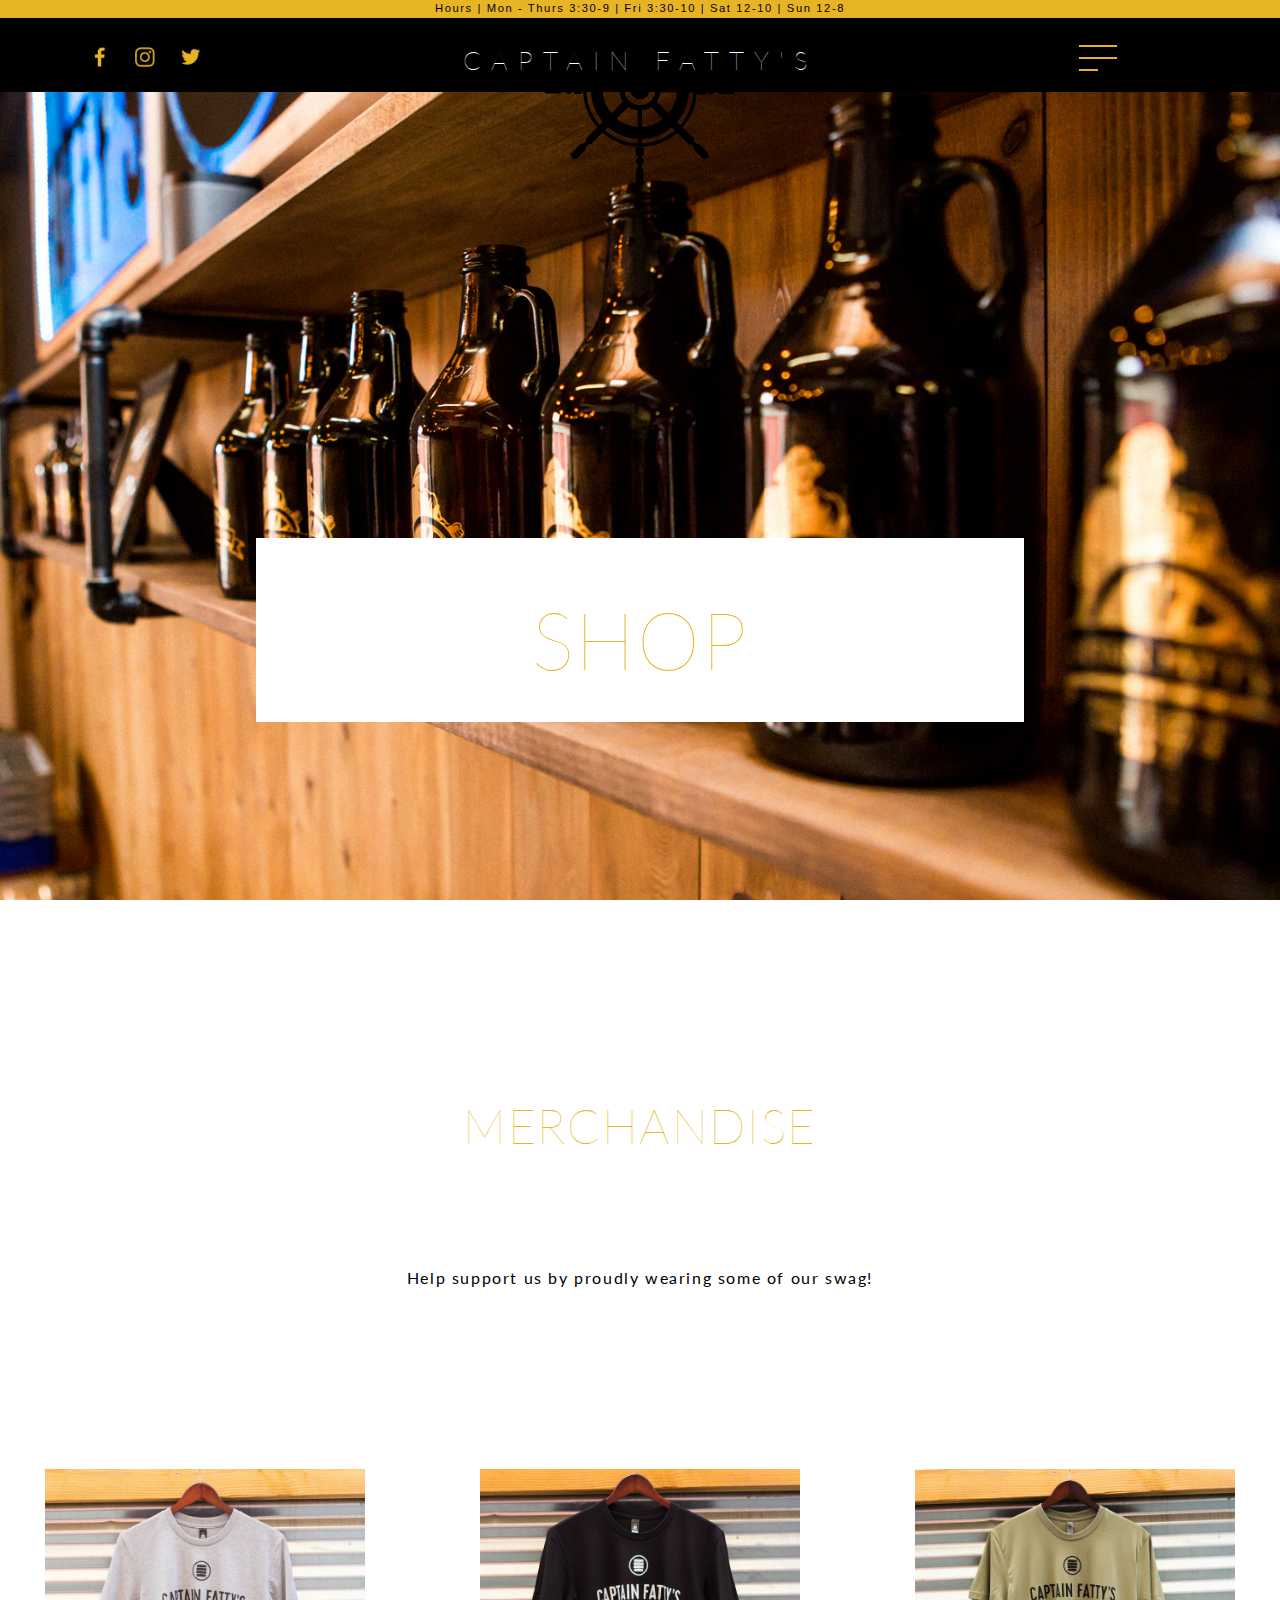
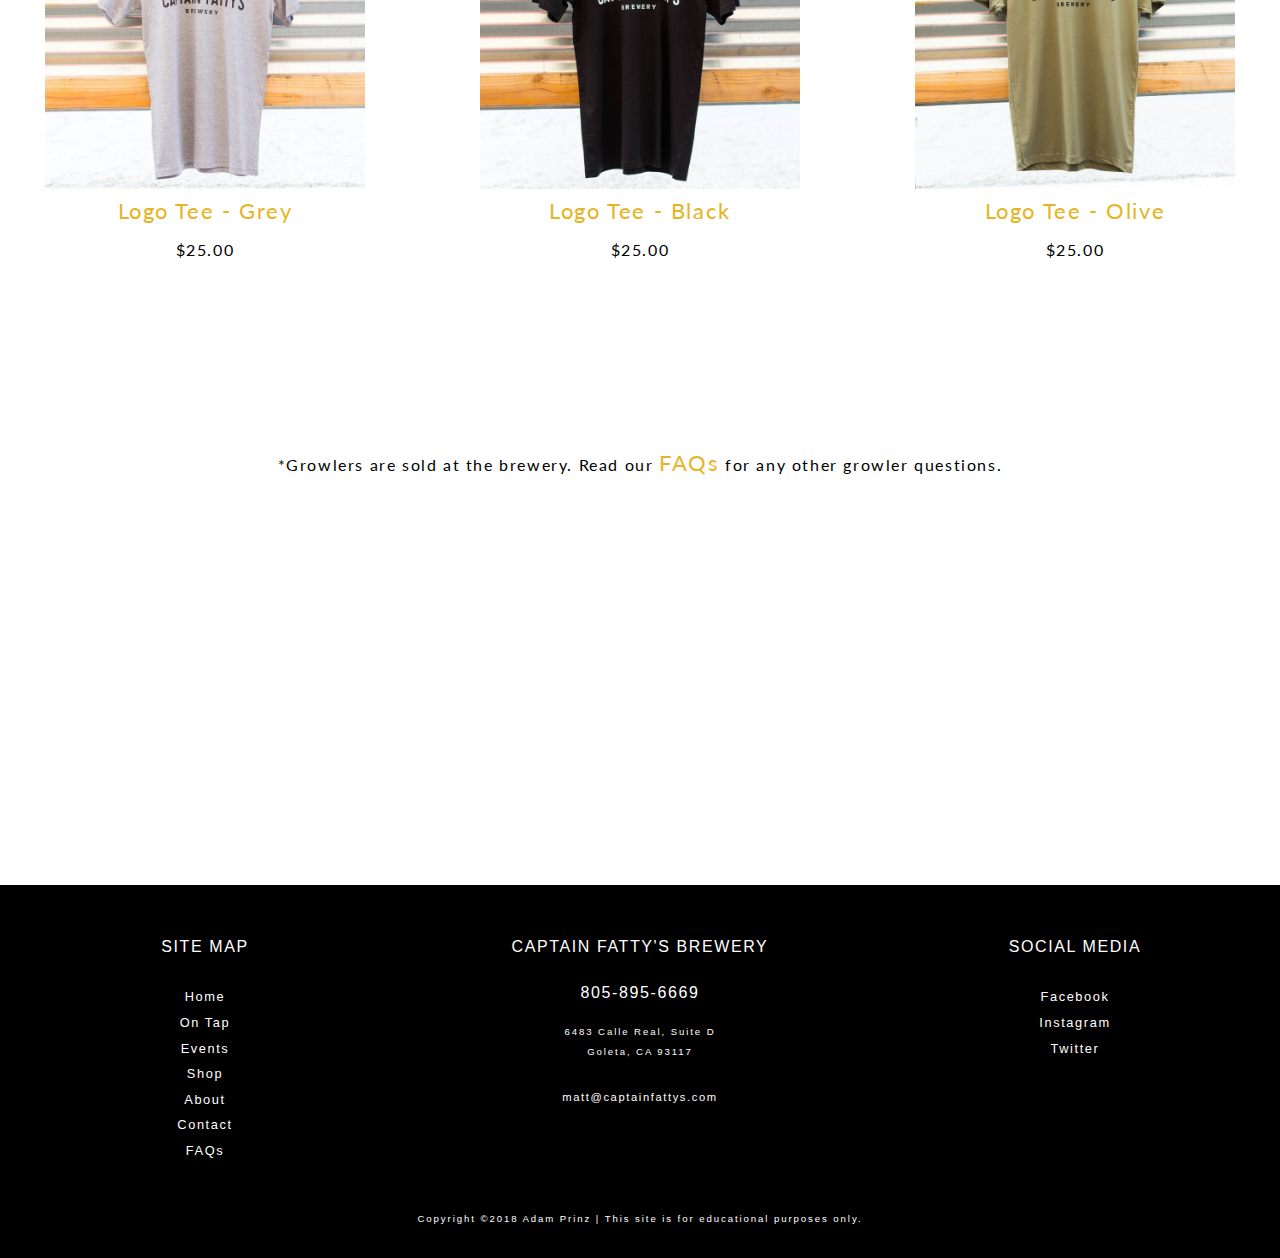
<file: shop.html>
<!DOCTYPE html>
<html lang="en">
    <head>
        <title>Captain Fatty's Brewery | Shop</title>
        <meta charset="utf-8">
        <meta name="description" content="Aye, you can show your support by proudly wearing Captain Fatty’s merchandise and swag. We update our stock monthly, so continue to come back for new items such as shirts, hats, and beer glasses.">
        <meta name="keywords" content="Captain Fatty's, Brewery, Santa Barbara, Goleta, California, Craft Beer, Shop, Swag, Merchandise, Growler, Tee, Shirts, T-shirt, apparel">
        <meta name="viewport" content="width=device-width, initial-scale=1.0">
        <link rel="stylesheet" href="styles.css">
        <!--[if lt IE 9]> 
        <script src="http://html5shim.googlecode.com/svn/trunk/html5.js"></script> 
        <![endif]-->
    </head>
    <body>
        <div id="wrapper">
            <div id="hours">
                Hours | Mon - Thurs 3:30-9 | Fri 3:30-10 | Sat 12-10 | Sun 12-8
            </div>
            <header>
                <h1><a href="index.html#">Captain Fatty's</a></h1>
                <h2 class="accessibility">Craft Brewery</h2>
                <nav>
                    <h2 class="accessibility">Navigation</h2>
                    <div id="menu-btn">
                        <span class="hamburgerMenu"></span>
                        <span class="hamburgerMenu"></span>
                        <span class="hamburgerMenu"></span>
                    </div>
                    <ul>
                        <li><a href="index.html">Home</a></li>
                        <li><a href="ontap.html">On Tap</a></li>
                        <li><a href="events.html">Events</a></li>
                        <li><a href="shop.html">Shop</a></li>
                        <li><a href="about.html">About</a></li>
                        <li><a href="contact.html">Contact</a></li>
                        <li><a href="faqs.html">FAQs</a></li>
                        <li class="socialmedia mobileonly"><a href="https://www.facebook.com/captainfattysbeer/" target="_blank"><img class="icon" src="Assets/facebook.png" alt="Follow Captain Fatty's on Facebook"></a></li>
                        <li class="mobileonly"><a href="https://www.instagram.com/captainfattys/" target="_blank"><img class="icon" src="Assets/instagram.png" alt="Follow Captain Fatty's on Instagram"></a></li>
                        <li class="mobileonly"><a href="https://twitter.com/CaptainFattys" target="_blank"><img class="icon" src="Assets/twitter.png" alt="Follow Captain Fatty's on Twitter"></a></li>
                    </ul>
                </nav>
                <div id="socialmedia">
                    <a href="https://www.facebook.com/captainfattysbeer/" target="_blank"><img class="icon" src="Assets/facebook.png" alt="Follow Captain Fatty's on Facebook"></a>
                    <a href="https://www.instagram.com/captainfattys/" target="_blank"><img class="icon" src="Assets/instagram.png" alt="Follow Captain Fatty's on Instagram"></a>
                    <a href="https://twitter.com/CaptainFattys" target="_blank"><img class="icon" src="Assets/twitter.png" alt="Follow Captain Fatty's on Twitter"></a>
                </div>
                <script src="scripts.js"></script>
            </header>
            <img id="wheel" src="Assets/wheel.png" alt="The captain's wheel of a ship">
            <main>
                <section id="shop">
                    <h2>Shop</h2>
                </section>
                <section id="items">
                    <h2>Merchandise</h2>
                    <p>Help support us by proudly wearing some of our swag!</p>
                    <div>
                        <a href="#"><img src="Assets/greyshirt.jpg" alt="A grey crew neck t-shirt with the Captain Fatty's barrel logo"></a>
                        <p class="title">Logo Tee - Grey</p>
                        <p>&#36;25.00</p>
                    </div>
                    <div>
                        <a href="#"><img src="Assets/blackshirt.jpg" alt="A black crew neck t-shirt with the Captain Fatty's barrel logo"></a>
                        <p class="title">Logo Tee - Black</p>
                        <p>&#36;25.00</p>
                    </div>
                    <div>
                        <a href="#"><img src="Assets/oliveshirt.jpg" alt="A olive crew neck t-shirt with the Captain Fatty's barrel logo"></a>
                        <p class="title">Logo Tee - Olive</p>
                        <p>&#36;25.00</p>
                    </div>
                    <p id="growler">*Growlers are sold at the brewery. Read our <a class="title" href="faqs.html">FAQs</a> for any other growler questions.</p>
                </section>
            </main>
            <footer>
                <div id="sitemap">
                    <h2>Site Map</h2>
                    <ul>
                        <li><a href="index.html">Home</a></li>
                        <li><a href="ontap.html">On Tap</a></li>
                        <li><a href="events.html">Events</a></li>
                        <li><a href="shop.html">Shop</a></li>
                        <li><a href="about.html">About</a></li>
                        <li><a href="contact.html">Contact</a></li>
                        <li><a href="faqs.html">FAQs</a></li>
                    </ul>
                </div>
                <div id="contact">
                    <h2>CAPTAIN FATTY'S Brewery</h2>
                    <a class="tel" href="tel:805-895-6669">805-895-6669</a>
                    <p>6483 Calle Real, Suite D</p>
                    <p>Goleta, CA 93117</p>
                    <a class="mail" href="mailto:matt@captainfattys.com">matt@captainfattys.com</a>
                </div>
                <div id="socialmedia2">
                    <h2>Social Media</h2>
                    <ul>
                        <li><a href="https://www.facebook.com/captainfattysbeer/" target="_blank">Facebook</a></li>
                        <li><a href="https://www.instagram.com/captainfattys/" target="_blank">Instagram</a></li>
                        <li><a href="https://twitter.com/CaptainFattys" target="_blank">Twitter</a></li>
                    </ul>
                </div>
                <p id="copyright">Copyright &copy;2018 Adam Prinz | This site is for educational purposes only.</p>
            </footer>
        </div>
    </body>
</html>
</file>
<file: styles.css>
/*

Captain Fatty's Brewery Stylesheet
Copyright ©2018 Adam Prinz

*/




/*

Imported Fonts

*/

@import url('https://fonts.googleapis.com/css?family=Lato:700');




/*

Global

*/


.accessibility {
    display: none;
}

.mobileonly {
    display: none;
}

body {
    width: 100%;
    margin: 0;
    font-family: 'Lato', Arial, sans-serif;
    letter-spacing: .1em;
}

#wrapper {
    overflow: hidden;
}

#hours {
    width: 100%;
    margin: auto;
    padding: 2px 0 4px 0;
    position: fixed;
    top: 0;
    font-family: Arial, Helvetica, sans-serif;
    font-size: 0.70em;
    font-weight: 100;
    display: block;
    text-align: center;
    background: #e7b425;
    color: #000;
    z-index: 99;
}

header {
    width: 100%;
    height: 75px;
    position: fixed;
    top: 17px;
    background: #000;
    z-index: 9;
}

header #socialmedia {
    position: absolute;
    top: 30px;
    left: 7%;
}

header .icon {
    width: 20px;
    margin-right: 20px;
}

#wheel {
    margin: auto;
    position: fixed;
    top: -10px;
    right: 0;
    left: 0;
    transform: rotate(0deg);
    z-index: 8;
}

h1 {
    text-align: center;
    letter-spacing: 10px;
}

h1 a {
    font-family: 'Lato', Arial, sans-serif;
    font-size: 80%;
    font-weight: 100;
    text-transform: uppercase;
    color: #fff;
}

h2 {
    font-size: 3em;
    line-height: 1.5;
    font-weight: 100;
    text-transform: uppercase;
}

#menu-btn {
    width: 75px;
    display: block;
    cursor: pointer;
    position: absolute;
    top: 18px;
    right: 11%;
    z-index: 9;
}

#menu-btn span {
    transition: 1s;
}

#menu-btn.open span:nth-child(1) {
    -webkit-transform: translateY(11px) rotate(145deg);
    -moz-transform: translateY(11px) rotate(145deg);
    -o-transform: translateY(11px) rotate(145deg);
    transform: translateY(11px) rotate(145deg);
    transition: 1s;
}

#menu-btn.open span:nth-child(2) {
    -webkit-transform: translateY(0px) rotate(45deg);
    -moz-transform: translateY(0px) rotate(45deg);
    -o-transform: translateY(0px) rotate(45deg);
    transform: translateY(0px) rotate(215deg);
    transition: 1s;
}

#menu-btn.open span:nth-child(3) {
    opacity: 0;
    transition: 0.2s;
}

.hamburgerMenu {
    width: 50%;
    height: 2px;
    background: #e7b425;
    display: block;
    margin: 10px 0 0 15px;
}

.hamburgerMenu:nth-child(3) {
    width: 25%;
}

nav ul {
    height: 100vh;
    list-style-type: none;
    margin: 0;
    padding: 65px 0 0 0;
    background: #000;
    position: absolute;
    top: 0;
    right: 0;
    transform: translateX(120%);
    transition: 1s cubic-bezier(0.45, 0.05, 0.55, 0.95);
    z-index: 8;
}

nav li {
    font-size: 80%;
    margin: 1vh 0;
    text-align: center;
}

nav li:hover {
    background: #e7b425;
}

nav a {
    width: 25vw;
    display: block;
    padding: 2vw;
    text-decoration: none;
    color: #fff;
    font-size: 1.1em;
}

nav .socialmedia {
    margin-top: 50px;
}

.menu-item {
    transform: translateX(0);
}

p {
    width: 80%;
    margin: 50px auto;
    line-height: 2;
    font-size: 1em;
}

a {
    text-decoration: none;
}

main {
    line-height: 0;
}

.cta {
    padding: 15px 25px;
    color: #000;
    border: 2px solid #000;
}

.cta:hover {
    color: #fff;
    border: 2px solid #fff;
}

footer {
    clear: both;
    padding: 25px 0 10px 0;
    text-align: center;
    font-family: Arial, Helvetica, sans-serif;
    background: #000;
    color: #fff;
    display: grid;
    grid-gap: 25px;
    grid-template-columns: 1fr 1fr 1fr;
}

footer h2 {
    font-size: 1em;
    margin: 25px 0;
}

footer a {
    color: #fff;
}

footer a:hover {
    color: #e7b425;
}

footer ul {
    list-style-type: none;
    margin: 0;
    padding: 0;
}

footer li {
    line-height: 2;
    font-size: 0.8em;
}

footer p {
    width: 100%;
    margin: 0;
    font-size: 60%;
    letter-spacing: .2em;
    grid-column: 1/4;
}

#sitemap {
    grid-column: 1/2;
}

.tel {
    display: block;
    margin-bottom: 20px;
}

.mail {
    margin: 30px auto;
    display: block;
    font-size: 0.7em;
}

#copyright {
    padding: 20px 0;
}






/*

Home Page

*/




#intro {
    height: 100vh;
    overflow: hidden;
}

#intro video {
    min-height: 100vh;
}

#intro img{
    width: 100%;
    max-width: 600px;
    margin: auto;
    position: absolute;
    right: 0;
    bottom: 0;
    left: 0;
    z-index: 7;
}

#intro div {
    width: 50%;
    height: 100vh;
    background: #fff;
    position: absolute;
    top: 0;
    left: 0;
    z-index: 0;
}

#block1 {
    background: #fff;
}

#block1 img {
    width: 40%;
    max-width: 400px;
    float: right;
    margin-right: 9%;
}

#block1 div {
    width: 40%;
    margin: 10% 0 10% 9%;
}

#block1 h2 {
    color: #e7b425;
    text-align: center;
}

#block1 h3 {
    text-align: center;
}

#block1 p {
    width: 100%;
    text-align: left;
}

#block1 .cta {
    width: 80%;
    display: block;
    margin: auto;
    padding: 25px 25px;
    text-align: center;
}

#block1 .cta:hover {
    color: #e7b425;
    border-color: #e7b425;
}

#block2 {
    height: 100vh;
    background-image: url("Assets/ontap.jpg");
    background-attachment: fixed;
    background-size: cover;
    background-position: center;
    background-repeat: no-repeat;
    background-color: #fff;
    position: relative;
    z-index: 1;
}

#block2 div {
    clear: both;
    padding-top: 25vh;
}

#block2 h2 {
    width: 50%;
    margin: auto;
    padding: 15px 15px;
    color: #fff;
    text-align: center;
    background: #000;
}

#block2 p {
    width: 50%;
    margin: 50px auto 0 auto;
    padding: 15px 15px;
    color: #fff;
    text-align: center;
    background: #000;
}

#block2 .cta {
    width: 50%;
    margin: 50px auto 0 auto;
    padding: 30px 15px;
    text-align: center;
    color: #e7b425;
    background: #fff;
    border-color: #fff;
    display: block;
}

#block2 .cta:hover {
    color: #000;
    background: #e7b425;
    border-color: #e7b425;
}

#subscribe {
    height: 100vh;
    background: #e7b425;
}

#subscribe div {
    padding: 14vh 0 21vh 0;
}

#subscribe h2 {
    width: 100%;
    margin: auto;
    padding: 15px 0;
    color: #fff;
    text-align: center;
}

#subscribe p {
    margin: auto;
    text-align: center;
}

#subscribe form input {
    width: 50%;
    margin: 5% auto 0 auto;
    display: block;
    padding: 15px 25px;
    font-size: 1em;
    border: none;
}

#subscribe form input[type="submit"] {
    width: 53%;
    background: transparent;
    border: 2px solid #000;
}

#subscribe form input[type="submit"]:hover {
    border: 2px solid #fff;
}






/*

About Page

*/



#about {
    height: 100vh;
    background-image: url("Assets/crewbanner.jpg");
    background-attachment: fixed;
    background-size: cover;
    background-position: center;
    background-repeat: no-repeat;
    background-color: #fff;
    position: relative;
    z-index: 1;
}

#about h2 {
    width: 60%;
    height: 120px;
    margin: auto;
    padding: 1vw 0 4vw 0;
    line-height: 2.2;
    position: absolute;
    top: 40vh;
    right: 0;
    bottom: 0;
    left: 0;
    font-size: 5em;
    color: #e7b425;
    background: #fff;
    text-align: center;
}

.crew {
    clear: both;
    margin: 25px;
}

.crew:last-of-type {
    margin-bottom: 29vh;
}

.crew img {
    width: 30%;
    max-width: 400px;
    margin: 8vh 0 7% 7%;
    float: left;
}

.crew div {
    width: 60%;
    display: inline-block;
    text-align: center;
}

.crew h2 {
    color: #e7b425;
}

.crew p {
    text-align: justify;
    font-size: 0.9em;
    font-family: Arial, Helvetica, sans-serif;
}




/*

Shop Page

*/



#shop {
    height: 100vh;
    background-image: url("Assets/shopbanner.jpg");
    background-attachment: fixed;
    background-size: cover;
    background-position: center;
    background-repeat: no-repeat;
    background-color: #fff;
    position: relative;
    z-index: 1;
}

#shop h2 {
    width: 60%;
    height: 120px;
    margin: auto;
    padding: 1vw 0 4vw 0;
    line-height: 2.2;
    position: absolute;
    top: 40vh;
    right: 0;
    bottom: 0;
    left: 0;
    font-size: 5em;
    color: #e7b425;
    background: #fff;
    text-align: center;
}

#items {
    padding: 150px 0;
    display: grid;
    grid-gap: 25px;
    grid-template-columns: 1fr 1fr 1fr;
}

#items h2 {
    margin-bottom: 25px;
    text-align: center;
    color: #e7b425;
    grid-column: 1/4;
}

#items p {
    margin-bottom: 150px;
    text-align: center;
    grid-column: 1/4;
}

#items div {
    text-align: center;
}

#items div img {
    width: 25vw;
}

#items div p {
    width: 100%;
    margin: 0;
    line-height: 2;
    font-size: 1em;
}

#items .title {
    color: #e7b425;
    font-size: 1.4em;
}

#growler {
    padding: 100px 0;
    grid-column: 1/4;
    text-align: center;
}





/*

Events Page

*/



#events {
    height: 100vh;
    background-image: url("Assets/eventsbanner.jpg");
    background-attachment: fixed;
    background-size: cover;
    background-position: center;
    background-repeat: no-repeat;
    background-color: #fff;
    position: relative;
    z-index: 1;
}

#events h2 {
    width: 60%;
    height: 120px;
    margin: auto;
    padding: 1vw 0 4vw 0;
    line-height: 2.2;
    position: absolute;
    top: 40vh;
    right: 0;
    bottom: 0;
    left: 0;
    font-size: 5em;
    color: #e7b425;
    background: #fff;
    text-align: center;
}

#calendar {
    padding: 100px 0 200px 0;
}

#calendar h2 {
    margin-bottom: 25px;
    text-align: center;
    color: #e7b425;
}

#calendar p {
    margin-bottom: 150px;
    text-align: center;
}

#calendar table {
    width: 100%;
    line-height: 2;
    text-align: center;
    border-spacing: 0;
}

#calendar thead tr {
    height: 50px;
    color: #fff;
    background-color: #e7b425;
}

#calendar tbody tr {
    height: 200px;
}

#calendar tr:nth-of-type(even) {
    color: #fff;
    background-color: #e7b425;
}

#calendar th, td:first-of-type {
    padding: 15px 7%;
}

#calendar th, td:last-of-type {
    padding: 15px 7%;
}

#calendar .day {
    font-size: 3em;
}

#calendar .description {
    text-align: justify;
}






/*

Frequently Asked Questions Page

*/



#faqs {
    height: 100vh;
    background-image: url("Assets/faqsbanner.jpg");
    background-attachment: fixed;
    background-size: cover;
    background-position: center;
    background-repeat: no-repeat;
    background-color: #fff;
    position: relative;
    z-index: 1;
}

#faqs h2 {
    width: 60%;
    height: 120px;
    margin: auto;
    padding: 1vw 0 4vw 0;
    line-height: 2.2;
    position: absolute;
    top: 40vh;
    right: 0;
    bottom: 0;
    left: 0;
    font-size: 5em;
    color: #e7b425;
    background: #fff;
    text-align: center;
}

#faqsheading {
    padding: 100px 0 100px 0;
}

#faqsheading h2 {
    margin-bottom: 25px;
    text-align: center;
    color: #e7b425;
}

#faqsheading p {
    text-align: center;
}

#faqsheading .title {
    color: #e7b425;
    font-size: 1.4em;
}

#faqslist {
    width: 80%;
    margin: auto;
    line-height: 2;
    padding-bottom: 200px;
}

#faqslist h3 {
    font-size: 1.8em;
    font-weight: 900;
    color: #e7b425;
}

#faqslist ul {
    width: 80%;
    margin: 50px auto;
}

#faqslist .title {
    color: #e7b425;
    font-size: 1.4em;
}







/*

Contact Page

*/




#contactheader {
    height: 100vh;
    background-image: url("Assets/contactbanner.jpg");
    background-attachment: fixed;
    background-size: cover;
    background-position: center;
    background-repeat: no-repeat;
    background-color: #fff;
    position: relative;
    z-index: 1;
}

#contactheader h2 {
    width: 60%;
    height: 120px;
    margin: auto;
    padding: 1vw 0 4vw 0;
    line-height: 2.2;
    position: absolute;
    top: 40vh;
    right: 0;
    bottom: 0;
    left: 0;
    font-size: 5em;
    color: #e7b425;
    background: #fff;
    text-align: center;
}

#location {
    padding: 150px 0;
}

#location h2 {
    margin-bottom: 25px;
    text-align: center;
    color: #e7b425;
}

#location p {
    text-align: center;
}

#address {
    width: 40%;
    margin: 0 0 10% 9%;
    display: inline-block;
}

#address h3 {
    margin-top: 100px;
    font-size: 1.5em;
    color: #e7b425;
    text-align: center;
}

#address p {
    width: 100%;
    text-align: center;
    margin: 0 auto;
}

#address a {
    width: 100%;
    margin-top: 25px;
    text-align: center;
    text-decoration: none;
    color: #000;
}

#address a:hover {
    color: #e7b425;
}

#map {
    width: 50vh;
    height: 50vh;
    display: inline-block;
}

#contactform {
    background: #e7b425;
}

#contactform div {
    padding: 14vh 0 21vh 0;
}

#contactform h2 {
    width: 100%;
    margin: auto;
    padding: 15px 0;
    color: #fff;
    text-align: center;
}

#contactform p {
    margin: auto;
    text-align: center;
}

#contactform form input {
    width: 50%;
    margin: 5% auto 0 auto;
    display: block;
    padding: 15px 25px;
    font-size: 1em;
    border: none;
}

#contactform form textarea {
    width: 50%;
    height: 75px;
    margin: 5% auto 0 auto;
    display: block;
    padding: 15px 25px;
    font-family: 'Lato', Arial, sans-serif;
    font-size: 1em;
    border: none;
}

#contactform form input[type="submit"] {
    width: 53%;
    background: transparent;
    border: 2px solid #000;
}

#contactform form input[type="submit"]:hover {
    border: 2px solid #fff;
}




/*

On Tap page

*/

#ontap {
    height: 100vh;
    background-image: url("Assets/ontapbanner.jpg");
    background-attachment: fixed;
    background-size: cover;
    background-position: center;
    background-repeat: no-repeat;
    background-color: #fff;
    position: relative;
    z-index: 1;
}

#ontap h2 {
    width: 60%;
    height: 120px;
    margin: auto;
    padding: 1vw 0 4vw 0;
    line-height: 2.2;
    position: absolute;
    top: 40vh;
    right: 0;
    bottom: 0;
    left: 0;
    font-size: 5em;
    color: #e7b425;
    background: #fff;
    text-align: center;
}

#beer {
    padding: 100px 0 50px 0;
}

#beer h2 {
    margin-bottom: 25px;
    text-align: center;
    color: #e7b425;
}

#beer p {
    text-align: center;
}

.beerstyle:last-of-type {
    margin-bottom: 150px;
}

.beerstyle h2 {
    padding: 20px 0;
    margin: 100px 0;
    font-size: 2.5em;
    text-align: center;
    background: #e7b425;
    color: #fff;
}

.beerstyle div {
    width: 80%;
    margin: auto;
}

.beerstyle h3 {
    padding: 50px 0 10px;
    font-size: 1.6em;
    color: #e7b425;
    line-height: 2;
}

.beerstyle p {
    width: auto;
    margin: 0 auto;
}

.abv {
    color: #8a8a8a;
}

.beername {
    color: #e7b425;
}







/*--------------------------------------------------------------------------------------------*/
/*----------------------------------   Media Queries   ---------------------------------------*/
/*--------------------------------------------------------------------------------------------*/



@media screen and (max-width: 800px) {
    

    .mobileonly {
        display: block;
    }

    header #socialmedia {
        display: none;
    }

    h1 {
        text-align: center;
        letter-spacing: 2px;
    }

    #menu-btn {
        right: 2%;
    }

    nav ul {
        margin: 65px 0 0 0;
        padding: 0 25px;
    }

    footer {
        display: block;
    }

    footer div {
        margin-top: 75px;
    }

    #copyright {
        width: 80%;
        display: block;
        margin: auto;
        padding: 100px 0 50px 0;
    }




    /*
    
    Home page
    
    */


    #block1 img {
        width: 80%;
        float: none;
        display: block;
        margin: 100px auto 50px;
    }

    #block1 div {
        width: 80%;
        padding-bottom: 75px;
    }

    #block2 h2, #block2 p, #block2 .cta {
        width: 80%;
    }

    #subscribe form input {
        width: 60%;
        margin: 15% auto 0 auto;
    }




    /*
    
    Shop page
    
    */



    #shop h2 {
        width: 100%;
        height: 100px;
        font-size: 3.5em;
    }

    #items {
        display: block;
    }

    #items div {
        padding-bottom: 100px;
    }

    #items div img {
        width: 80%;
    }





    /*
    
    About page
    
    */



    #about h2 {
        width: 100%;
        height: 100px;
        font-size: 3.5em;
    }

    .crew img {
        width: 80%;
        margin: 50px auto;
        float: none;
        display: block;
    }

    .crew div {
        width: 100%;
    }




    
    /*
    
    Contact page
    
    */



    #address {
        display: block;
        margin: auto;
    }

    #map {
        display: block;
        margin: 100px auto 0;
    }

    #contactheader h2 {
        width: 100%;
        height: 100px;
        font-size: 3.5em;
    }

    #contactform h2, #contactform p, #contactform .cta {
        width: 80%;
    }

    #contactform form input, #contactform form textarea {
        width: 60% !important;
        margin: 15% auto 0 auto;
    }




    /*
    
    FAQs page
    
    */


    #faqs h2 {
        width: 100%;
        height: 100px;
        font-size: 3.5em;
    }

    #faqsheading {
        width: 80%;
        margin: auto;
        display: block;
    }

    #faqsheading h2 {
        font-size: 1.5em;
    }

    #faqsheading p {
        width: 100%;
        text-align: left;
    }

    #faqslist {
        font-size: 1em;
    }

    #faqslist h3 {
        font-size: 1em;
    }

    #faqslist p {
        width: 100%;
        text-align: left;
    }




    /*
    
    On Tap page
    
    */



    #ontap h2 {
        width: 100%;
        height: 100px;
        font-size: 3.5em;
    }

    .beerstyle h2 {
        font-size: 2em;
    }



    

}





@media screen and (max-width: 400px) {


    h1 {
        text-align: left;
        margin-left: 5vw;
    }



}
</file>
